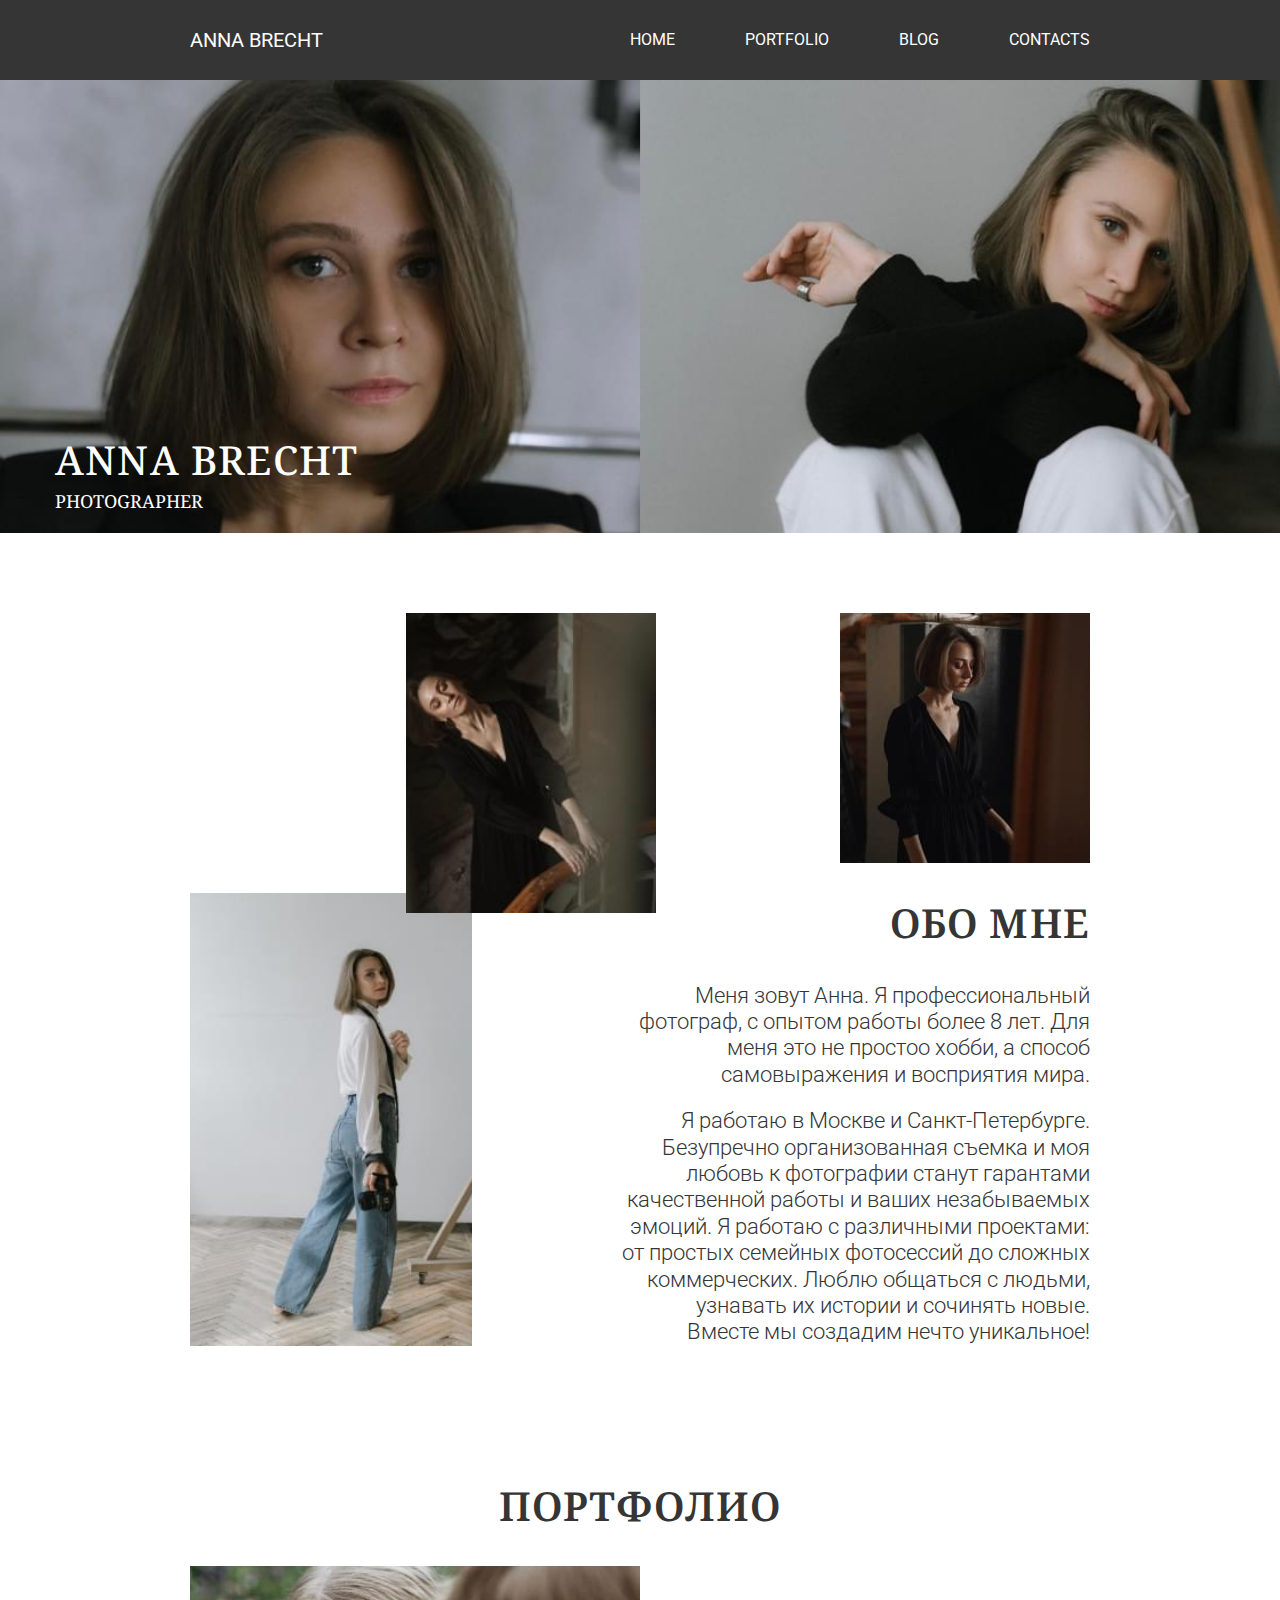
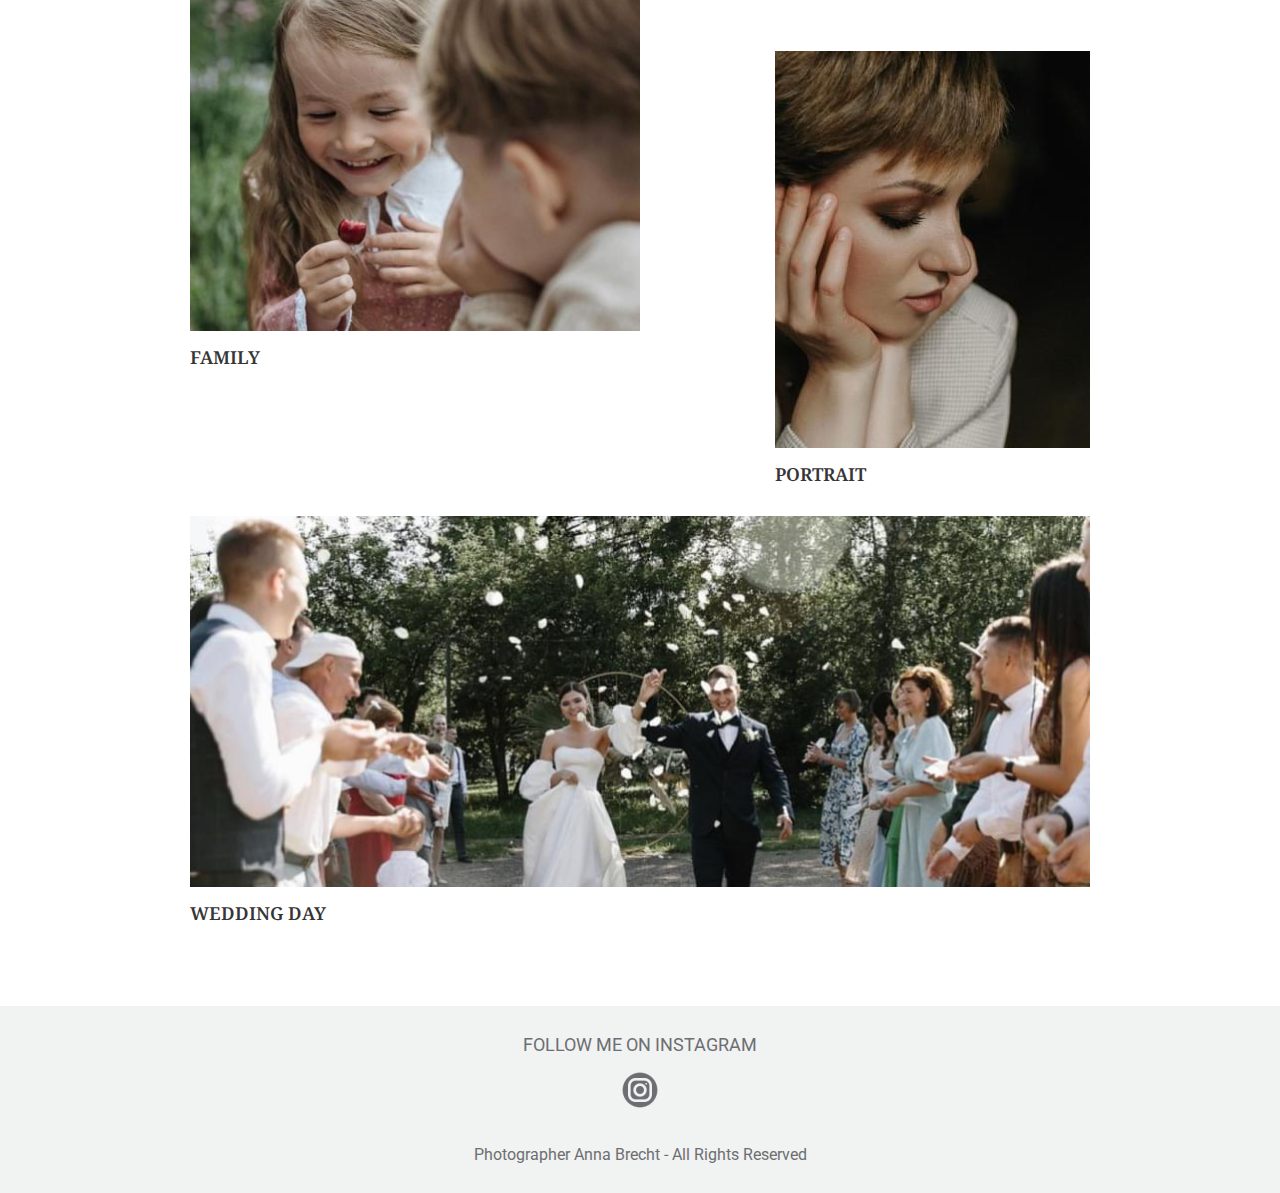
<file: index.html>
<!DOCTYPE html>
<html lang="ru">

<head>
	<title>Главная</title>
	<meta charset="UTF-8">
	<meta name="format-detection" content="telephone=no">
	<!-- <style>body{opacity: 0;}</style> -->
	<link rel="stylesheet" href="css/style.min.css?_v=20221012163832">
	<link rel="shortcut icon" href="favicon.ico">
	<!-- <meta name="robots" content="noindex, nofollow"> -->
	<meta name="viewport" content="width=device-width, initial-scale=1.0">
</head>

<body>
	<div class="wrapper">
		<header data-lp class="header">
			<div class="header__container">
				<div class="header__menu menu">
					<a href="index.html" class="header__logo">ANNA BRECHT</a>
					<nav class="menu__body">
						<ul class="menu__list">
							<li class="menu__item"><a href="index.html" class="menu__link">Home</a></li>
							<li class="menu__item">
								<a href="#" class="menu__link">Portfolio</a>
								<span class="menu__arrow"></span>
								<ul class="menu__sub-list">
									<li><a href="portrait.html" class="menu__sub-link">Portrait</a></li>
									<li><a href="family.html" class="menu__sub-link">Family</a></li>
									<li><a href="weeding-day.html" class="menu__sub-link">Wedding Day</a></li>
								</ul>
							</li>
							<li class="menu__item"><a href="blog.html" class="menu__link">Blog</a></li>
							<li class="menu__item"><a href="contact.html" class="menu__link">Contacts</a></li>

						</ul>
					</nav>
					<button type="button" class="menu__icon icon-menu"><span></span></button>
				</div>
			</div>
		</header>
		<div class="about">
			<div class="about__container">

				<div class="about__body">
					<div class="about__title">
						ANNA BRECHT
					</div>
					<div class="about__subtitle">
						PHOTOGRAPHER
					</div>
				</div>
			</div>
		</div>
		<div class="desc-about">
			<div class="desc-about__container">
				<div class="desc-about__images images">
					<div class="images__item"><img src="img/index/about/desc-about-1.jpg" alt=""></div>
					<div class="images__item"><img src="img/index/about/desc-about-2.jpg" alt=""></div>
				</div>
				<div class="desc-about__body">
					<div class="desc-about__img">
						<img src="img/index/about/desc-about-3.jpg" alt="">
					</div>
					<div class="desc-about__content">
						<div class="desc-about__title title">
							ОБО МНЕ
						</div>
						<div class="desc-about__text">
							<p>
								Меня зовут Анна. Я профессиональный фотограф, с опытом работы более 8 лет. Для меня это не простоо
								хобби,
								а
								способ
								самовыражения и восприятия мира.
							</p>

							<p>
								Я работаю в Москве и Санкт-Петербурге. Безупречно организованная съемка и моя любовь к фотографии
								станут
								гарантами
								качественной работы и ваших незабываемых эмоций. Я работаю с различными проектами: от простых семейных
								фотосессий до
								сложных коммерческих. Люблю общаться с людьми, узнавать их истории и сочинять новые. Вместе мы
								создадим
								нечто
								уникальное!
							</p>
						</div>
					</div>
				</div>
			</div>
		</div>
		<div class="about-portfolio">
			<div class="about-portfolio__container">
				<div class="about-portfolio__title title">ПОРТФОЛИО</div>
				<div class="about-portfolio__row">

					<div class="about-portfolio__column"><a href="">
							<div class="about-portfolio__img">
								<img src="img/index/about/FAMILY.jpg" alt="">
							</div>
							<div class="about-portfolio__subtitle">FAMILY</div>
						</a>
					</div>


					<div class="about-portfolio__column"><a href="">
							<div class="about-portfolio__img">
								<img src="img/index/about/PORTRAIT.jpg" alt="">
							</div>
							<div class="about-portfolio__subtitle">PORTRAIT</div>
						</a>
					</div>


					<div class="about-portfolio__column"><a href="">
							<div class="about-portfolio__img">
								<img src="img/index/about/WEDDING.jpg" alt="">
							</div>
							<div class="about-portfolio__subtitle">WEDDING DAY</div>
						</a>
					</div>

				</div>
			</div>
		</div>
		<main class="page">
		</main>
		<footer class="footer">
			<div class="footer__container">
				<div class="footer__slogan slogan">
					<div class="slogan__title">FOLLOW ME ON INSTAGRAM</div>
					<div class="slogan__social">
						<a href=""><img src="img/iconfonts/inst.png" alt=""></a>
					</div>
				</div>
				<div class="footer__link">
					<span>Photographer Anna Brecht - All Rights Reserved</span>
				</div>
			</div>
		</footer>
	</div>
	<!-- <div id="popup" aria-hidden="true" class="popup">
	<div class="popup__wrapper">
		<div class="popup__content">
			<button data-close type="button" class="popup__close">Закрыть</button>
			<div class="popup__text">
				Text
			</div>
		</div>
	</div>
</div> -->
	<script src="js/app.min.js?_v=20221012163832"></script>
</body>

</html>
</file>
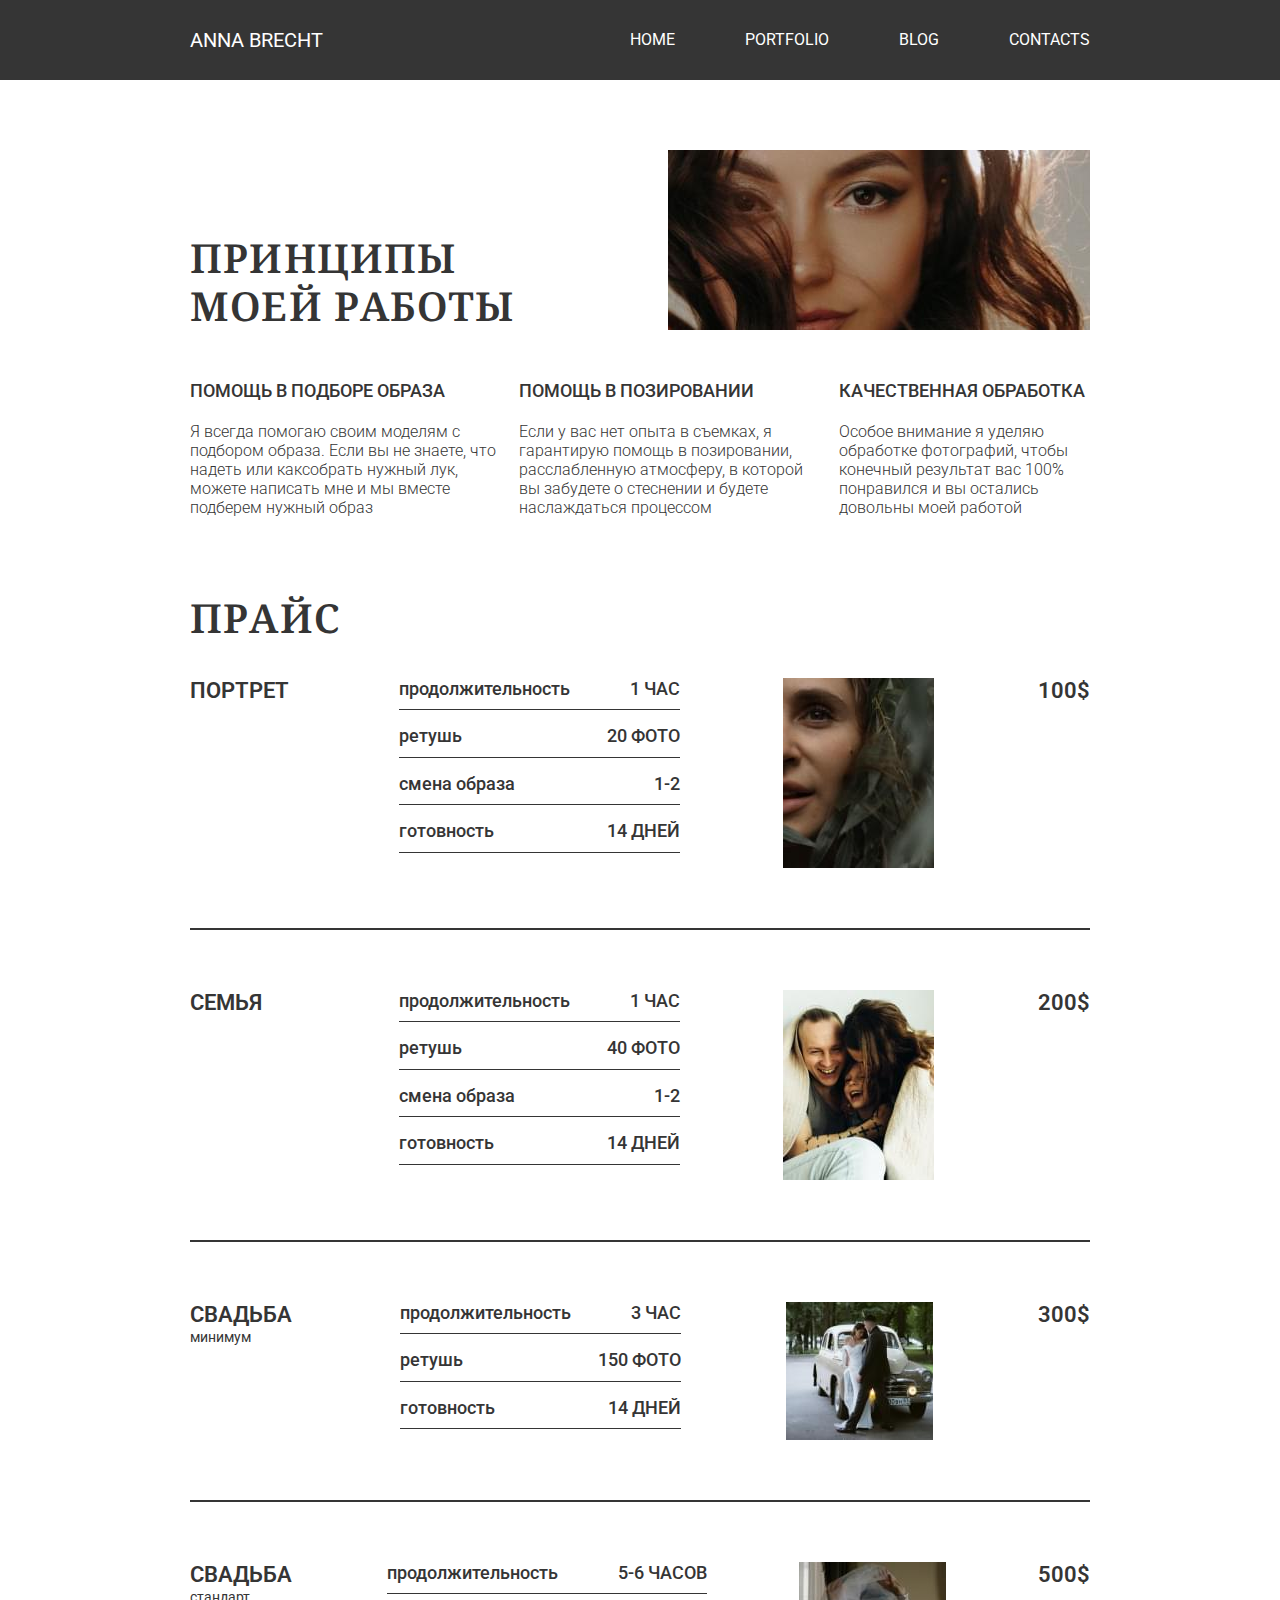
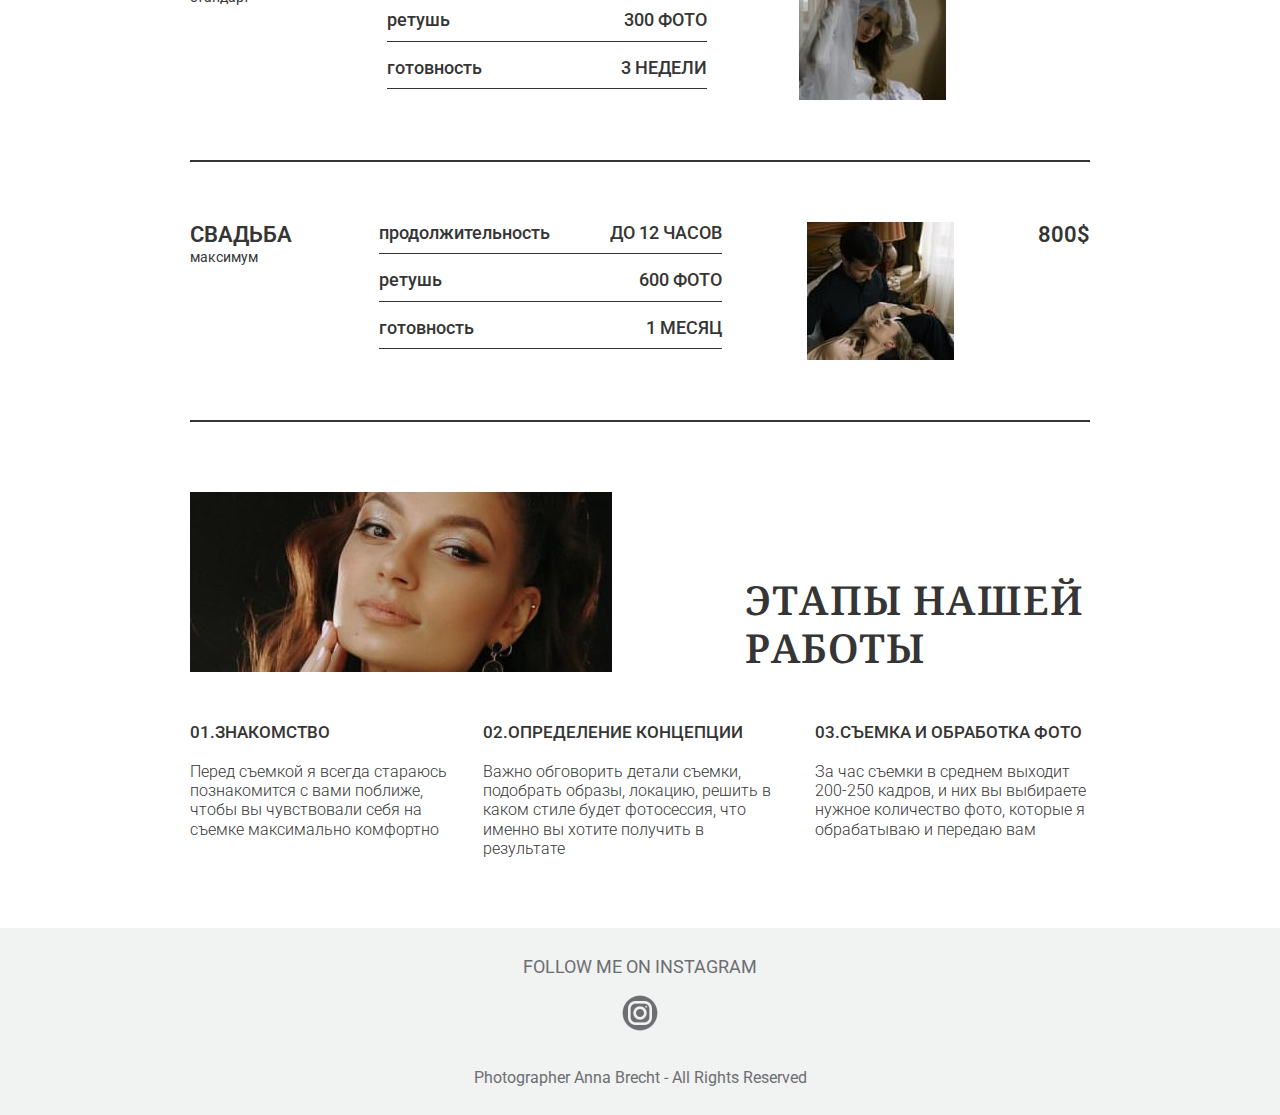
<file: blog.html>
<!DOCTYPE html>
<html lang="ru">

<head>
	<title>Главная</title>
	<meta charset="UTF-8">
	<meta name="format-detection" content="telephone=no">
	<!-- <style>body{opacity: 0;}</style> -->
	<link rel="stylesheet" href="css/style.min.css?_v=20221012163832">
	<link rel="shortcut icon" href="favicon.ico">
	<!-- <meta name="robots" content="noindex, nofollow"> -->
	<meta name="viewport" content="width=device-width, initial-scale=1.0">
</head>

<body>
	<div class="wrapper">
		<header data-lp class="header">
			<div class="header__container">
				<div class="header__menu menu">
					<a href="index.html" class="header__logo">ANNA BRECHT</a>
					<nav class="menu__body">
						<ul class="menu__list">
							<li class="menu__item"><a href="index.html" class="menu__link">Home</a></li>
							<li class="menu__item">
								<a href="#" class="menu__link">Portfolio</a>
								<span class="menu__arrow"></span>
								<ul class="menu__sub-list">
									<li><a href="portrait.html" class="menu__sub-link">Portrait</a></li>
									<li><a href="family.html" class="menu__sub-link">Family</a></li>
									<li><a href="weeding-day.html" class="menu__sub-link">Wedding Day</a></li>
								</ul>
							</li>
							<li class="menu__item"><a href="blog.html" class="menu__link">Blog</a></li>
							<li class="menu__item"><a href="contact.html" class="menu__link">Contacts</a></li>

						</ul>
					</nav>
					<button type="button" class="menu__icon icon-menu"><span></span></button>
				</div>
			</div>
		</header>
		<div class="work-desc">
			<div class="work-desc__container">
				<div class="work-desc__body">
					<div class="work-desc__title title">ПРИНЦИПЫ МОЕЙ РАБОТЫ</div>
					<div class="work-desc__img">
						<img src="img/blog/work-desc.jpg" alt="">
					</div>
				</div>
				<div class="work-desc__row">
					<div class="work-desc__item">
						<div class="work-desc__subtitle">
							ПОМОЩЬ В ПОДБОРЕ ОБРАЗА
						</div>
						<div class="work-desc__text">
							Я всегда помогаю своим моделям с подбором образа. Если вы не знаете, что надеть или каксобрать нужный
							лук, можете
							написать мне и мы вместе подберем нужный образ
						</div>
					</div>
					<div class="work-desc__item">
						<div class="work-desc__subtitle">
							ПОМОЩЬ В ПОЗИРОВАНИИ
						</div>
						<div class="work-desc__text">
							Если у вас нет опыта в съемках, я гарантирую помощь в позировании, расслабленную атмосферу, в которой вы
							забудете о
							стеснении и будете наслаждаться процессом
						</div>
					</div>
					<div class="work-desc__item">
						<div class="work-desc__subtitle">
							КАЧЕСТВЕННАЯ ОБРАБОТКА
						</div>
						<div class="work-desc__text">
							Особое внимание я уделяю обработке фотографий, чтобы конечный результат вас 100% понравился и вы остались
							довольны моей
							работой
						</div>
					</div>
				</div>
			</div>
		</div>
		<div class="about-price">
			<div class="about-price__container">
				<div class="about-price title title">ПРАЙС</div>
				<div class="about-price__row">
					<div class="about-price__column column">
						<div class="column__item">
							<a href="">
								<div class="column__title">
									ПОРТРЕТ
								</div>
							</a>
							<div class="column__desc">
								<div class="column__row">
									<div class="column__items">
										<div class="column__subtitle subtitle">продолжительность</div>
										<div class="column__desc">1 ЧАС</div>
									</div>
									<div class="column__items">
										<div class="column__subtitle subtitle">ретушь</div>
										<div class="column__desc">20 ФОТО</div>
									</div>
									<div class="column__items">
										<div class="column__subtitle subtitle">смена образа</div>
										<div class="column__desc">1-2</div>
									</div>
									<div class="column__items">
										<div class="column__subtitle subtitle">готовность</div>
										<div class="column__desc">14 ДНЕЙ</div>
									</div>
								</div>
							</div>
							<div class="column__img"><img src="img/blog/port.jpg" alt=""></div>
							<div class="column__price">100$</div>
						</div>
						<div class="column__item">
							<a href="">
								<div class="column__title">
									СЕМЬЯ
								</div>
							</a>
							<div class="column__desc">
								<div class="column__row">
									<div class="column__items">
										<div class="column__subtitle subtitle">продолжительность</div>
										<div class="column__desc">1 ЧАС</div>
									</div>
									<div class="column__items">
										<div class="column__subtitle subtitle">ретушь</div>
										<div class="column__desc">40 ФОТО</div>
									</div>
									<div class="column__items">
										<div class="column__subtitle subtitle">смена образа</div>
										<div class="column__desc">1-2</div>
									</div>
									<div class="column__items">
										<div class="column__subtitle subtitle">готовность</div>
										<div class="column__desc">14 ДНЕЙ</div>
									</div>
								</div>
							</div>
							<div class="column__img"><img src="img/blog/fam.jpg" alt=""></div>
							<div class="column__price">200$</div>
						</div>
						<div class="column__item">
							<a href="">
								<div class="column__slogan">
									<div class="column__title">
										СВАДЬБА
									</div>
									<div class="column__dop">
										минимум
									</div>
								</div>
							</a>
							<div class="column__desc">
								<div class="column__row">
									<div class="column__items">
										<div class="column__subtitle subtitle">продолжительность</div>
										<div class="column__desc">3 ЧАС</div>
									</div>
									<div class="column__items">
										<div class="column__subtitle subtitle">ретушь</div>
										<div class="column__desc">150 ФОТО</div>
									</div>
									<div class="column__items">
										<div class="column__subtitle subtitle">готовность</div>
										<div class="column__desc">14 ДНЕЙ</div>
									</div>
								</div>
							</div>
							<div class="column__img"><img src="img/blog/wed-min.jpg" alt=""></div>
							<div class="column__price">300$</div>
						</div>
						<div class="column__item">
							<a href="">
								<div class="column__slogan">
									<div class="column__title">
										СВАДЬБА
									</div>
									<div class="column__dop">
										стандарт
									</div>
								</div>
							</a>
							<div class="column__desc">
								<div class="column__row">
									<div class="column__items">
										<div class="column__subtitle subtitle">продолжительность</div>
										<div class="column__desc">5-6 ЧАСОВ</div>
									</div>
									<div class="column__items">
										<div class="column__subtitle subtitle">ретушь</div>
										<div class="column__desc">300 ФОТО</div>
									</div>
									<div class="column__items">
										<div class="column__subtitle subtitle">готовность</div>
										<div class="column__desc">3 НЕДЕЛИ</div>
									</div>
								</div>
							</div>
							<div class="column__img"><img src="img/blog/wed-st.jpg" alt=""></div>
							<div class="column__price">500$</div>
						</div>
						<div class="column__item">
							<a href="">
								<div class="column__slogan">
									<div class="column__title">
										СВАДЬБА
									</div>
									<div class="column__dop">
										максимум
									</div>
								</div>
							</a>
							<div class="column__desc">
								<div class="column__row">
									<div class="column__items">
										<div class="column__subtitle subtitle">продолжительность</div>
										<div class="column__desc">ДО 12 ЧАСОВ</div>
									</div>
									<div class="column__items">
										<div class="column__subtitle subtitle">ретушь</div>
										<div class="column__desc">600 ФОТО</div>
									</div>
									<div class="column__items">
										<div class="column__subtitle subtitle">готовность</div>
										<div class="column__desc">1 МЕСЯЦ</div>
									</div>
								</div>
							</div>
							<div class="column__img"><img src="img/blog/wed-max.jpg" alt=""></div>
							<div class="column__price">800$</div>
						</div>
					</div>
				</div>
			</div>
		</div>
		<div class="stages">
			<div class="stages__container">
				<div class="stages__body">
					<div class="stages__img">
						<img src="img/blog/stages.jpg" alt="">
					</div>
					<div class="stages__title title">ЭТАПЫ
						НАШЕЙ РАБОТЫ</div>
				</div>
				<div class="stages__row">
					<div class="stages__item">
						<div class="stages__subtitle subtitle">01.ЗНАКОМСТВО</div>
						<div class="stages__text">
							Перед съемкой я всегда стараюсь познакомится с вами поближе, чтобы вы чувствовали себя на съемке
							максимально комфортно
						</div>
					</div>
					<div class="stages__item">
						<div class="stages__subtitle subtitle">02.ОПРЕДЕЛЕНИЕ КОНЦЕПЦИИ</div>
						<div class="stages__text">
							Важно обговорить детали съемки, подобрать образы, локацию, решить в каком стиле будет фотосессия, что
							именно вы хотите
							получить в результате
						</div>
					</div>
					<div class="stages__item">
						<div class="stages__subtitle subtitle">03.СЪЕМКА И ОБРАБОТКА ФОТО</div>
						<div class="stages__text">
							За час съемки в среднем выходит 200-250 кадров, и них вы выбираете нужное количество фото, которые я
							обрабатываю и
							передаю вам
						</div>
					</div>
				</div>
			</div>
		</div>
		<main class="page">
		</main>
		<footer class="footer">
			<div class="footer__container">
				<div class="footer__slogan slogan">
					<div class="slogan__title">FOLLOW ME ON INSTAGRAM</div>
					<div class="slogan__social">
						<a href=""><img src="img/iconfonts/inst.png" alt=""></a>
					</div>
				</div>
				<div class="footer__link">
					<span>Photographer Anna Brecht - All Rights Reserved</span>
				</div>
			</div>
		</footer>
	</div>
	<!-- <div id="popup" aria-hidden="true" class="popup">
	<div class="popup__wrapper">
		<div class="popup__content">
			<button data-close type="button" class="popup__close">Закрыть</button>
			<div class="popup__text">
				Text
			</div>
		</div>
	</div>
</div> -->
	<script src="js/app.min.js?_v=20221012163832"></script>
</body>

</html>
</file>
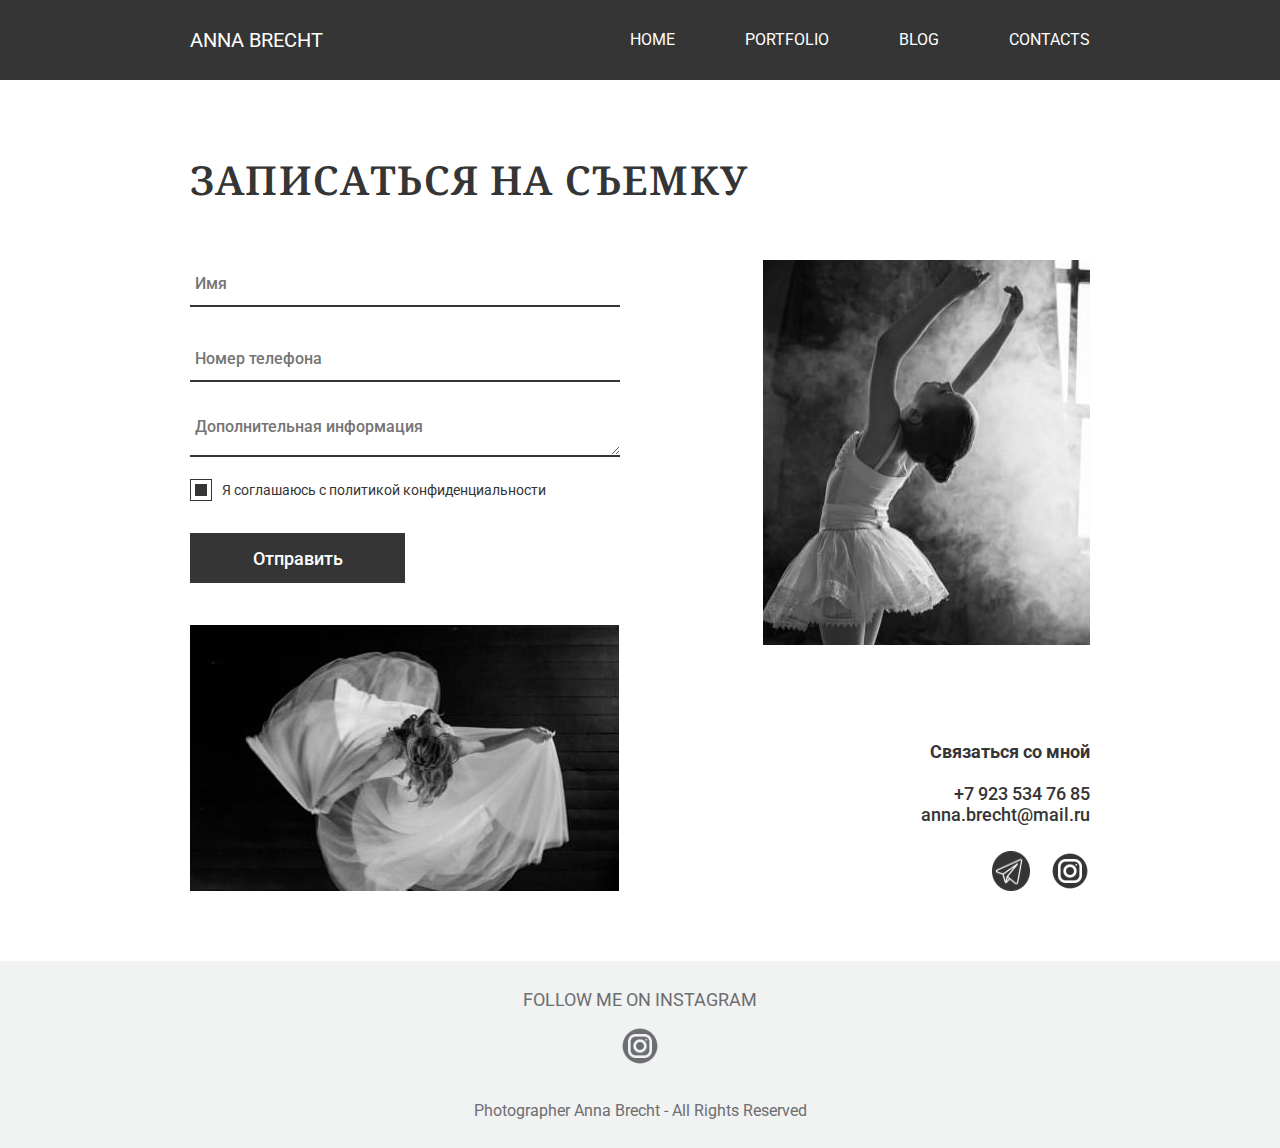
<file: contact.html>
<!DOCTYPE html>
<html lang="ru">

<head>
	<title>Главная</title>
	<meta charset="UTF-8">
	<meta name="format-detection" content="telephone=no">
	<!-- <style>body{opacity: 0;}</style> -->
	<link rel="stylesheet" href="css/style.min.css?_v=20221012163832">
	<link rel="shortcut icon" href="favicon.ico">
	<!-- <meta name="robots" content="noindex, nofollow"> -->
	<meta name="viewport" content="width=device-width, initial-scale=1.0">
</head>

<body>
	<div class="wrapper">
		<header data-lp class="header">
			<div class="header__container">
				<div class="header__menu menu">
					<a href="index.html" class="header__logo">ANNA BRECHT</a>
					<nav class="menu__body">
						<ul class="menu__list">
							<li class="menu__item"><a href="index.html" class="menu__link">Home</a></li>
							<li class="menu__item">
								<a href="#" class="menu__link">Portfolio</a>
								<span class="menu__arrow"></span>
								<ul class="menu__sub-list">
									<li><a href="portrait.html" class="menu__sub-link">Portrait</a></li>
									<li><a href="family.html" class="menu__sub-link">Family</a></li>
									<li><a href="weeding-day.html" class="menu__sub-link">Wedding Day</a></li>
								</ul>
							</li>
							<li class="menu__item"><a href="blog.html" class="menu__link">Blog</a></li>
							<li class="menu__item"><a href="contact.html" class="menu__link">Contacts</a></li>

						</ul>
					</nav>
					<button type="button" class="menu__icon icon-menu"><span></span></button>
				</div>
			</div>
		</header>
		<div class="contact">
			<div class="contact__container">
				<div class="contact__title title">ЗАПИСАТЬСЯ НА СЪЕМКУ</div>
				<div class="contact__body">
					<div class="contact__form">
						<div class="form">

							<form id="form" class="form__body">

								<div class="form__item">
									<label for="formName" class="form__label"></label>
									<input id="formName" type="text" placeholder="Имя" name="name" class="form__input _req">
								</div>
								<div class="form__item">
									<label for="formEmail" class="form__label"></label>
									<input id="formEmail" type="text" placeholder="Номер телефона" name="email" class="form__input _req _email">
								</div>
								<div class="form__item">
									<label for="formMessage" class="form__label"></label>
									<textarea name="message" placeholder="Дополнительная информация" id="formMessage" class="form__input"></textarea>
								</div>
								<div class="form__item">
									<div class="checkbox">
										<input id="formAgreemet" checked class="checkbox__input _req" name="agreemet" type="checkbox">
										<label for="formAgreemet" class="checkbox__label"><span>Я соглашаюсь с политикой
												конфиденциальности</span></label>
									</div>
								</div>
								<button type="submit" class="form__button">Отправить</button>
							</form>
						</div>
					</div>
					<div class="contact__img"><img src="img/contact/contact-1.jpg" alt=""></div>
				</div>
				<div class="contact__row">
					<div class="contact__img"><img src="img/contact/contact-2.jpg" alt=""></div>
					<div class="contact__info">
						<div class="contact__subtitle">
							Связаться со мной
						</div>
						<div class="contact__desc">
							<div class="contact__numb">+7 923 534 76 85</div>
							<div class="contact__mail">anna.brecht@mail.ru</div>
							<div class="contact__social">
								<img src="img/contact/tg.png" alt="">
								<img src="img/contact/inst.png" alt="">
							</div>
						</div>
					</div>
				</div>
			</div>
		</div>
		<main class="page">
		</main>
		<footer class="footer">
			<div class="footer__container">
				<div class="footer__slogan slogan">
					<div class="slogan__title">FOLLOW ME ON INSTAGRAM</div>
					<div class="slogan__social">
						<a href=""><img src="img/iconfonts/inst.png" alt=""></a>
					</div>
				</div>
				<div class="footer__link">
					<span>Photographer Anna Brecht - All Rights Reserved</span>
				</div>
			</div>
		</footer>
	</div>
	<!-- <div id="popup" aria-hidden="true" class="popup">
	<div class="popup__wrapper">
		<div class="popup__content">
			<button data-close type="button" class="popup__close">Закрыть</button>
			<div class="popup__text">
				Text
			</div>
		</div>
	</div>
</div> -->
	<script src="js/app.min.js?_v=20221012163832"></script>
</body>

</html>
</file>
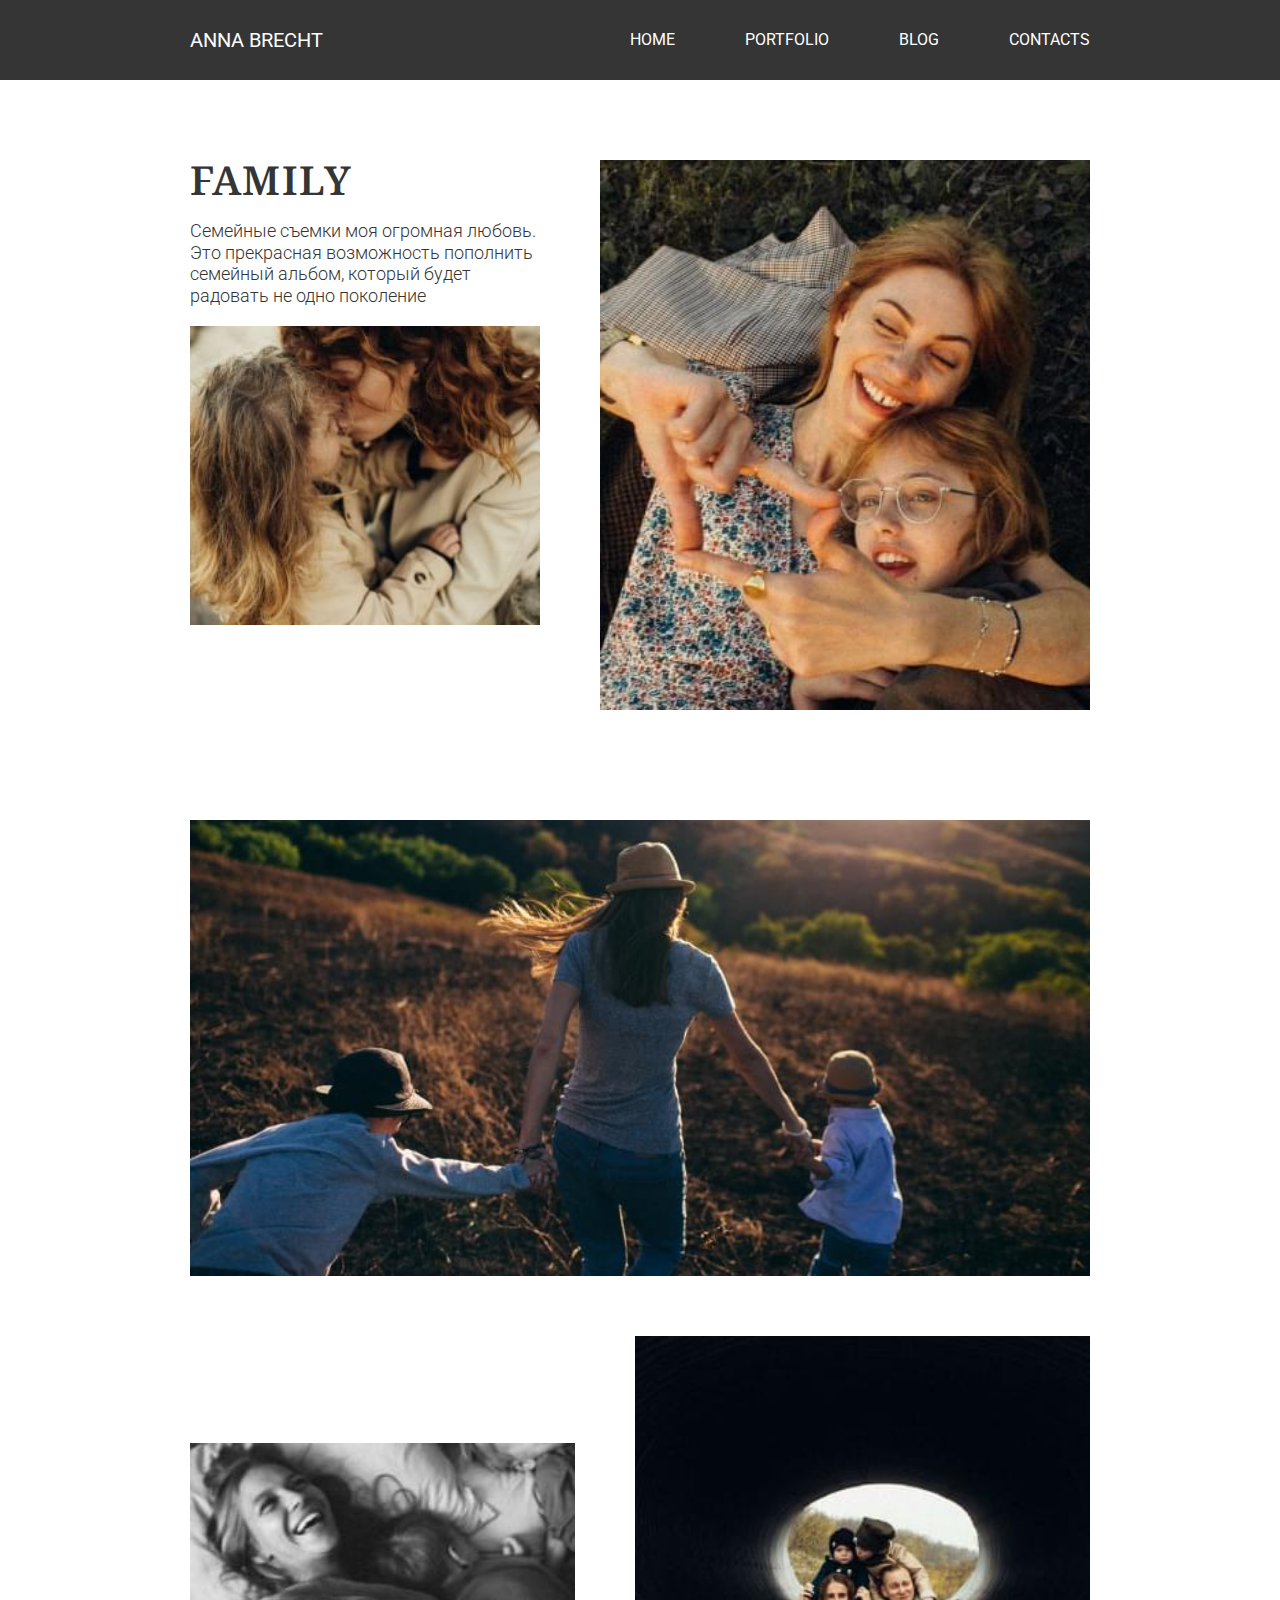
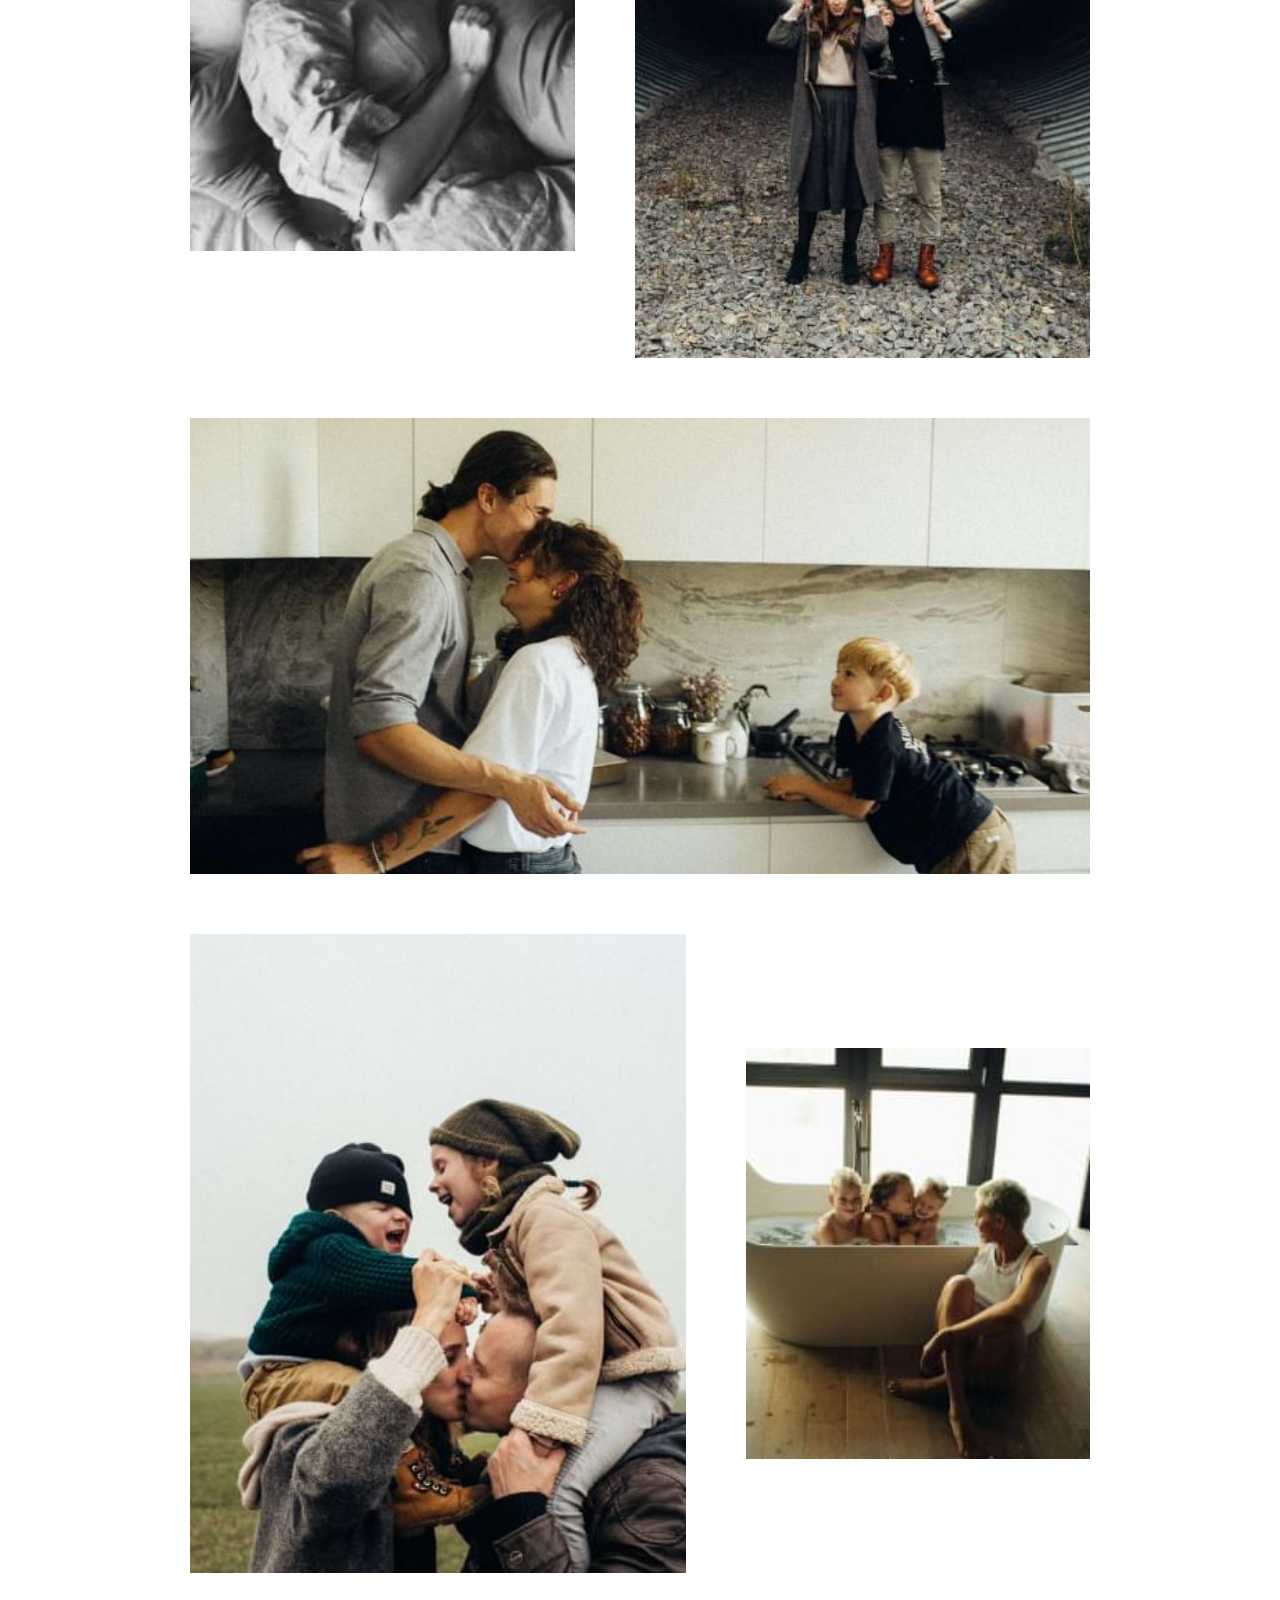
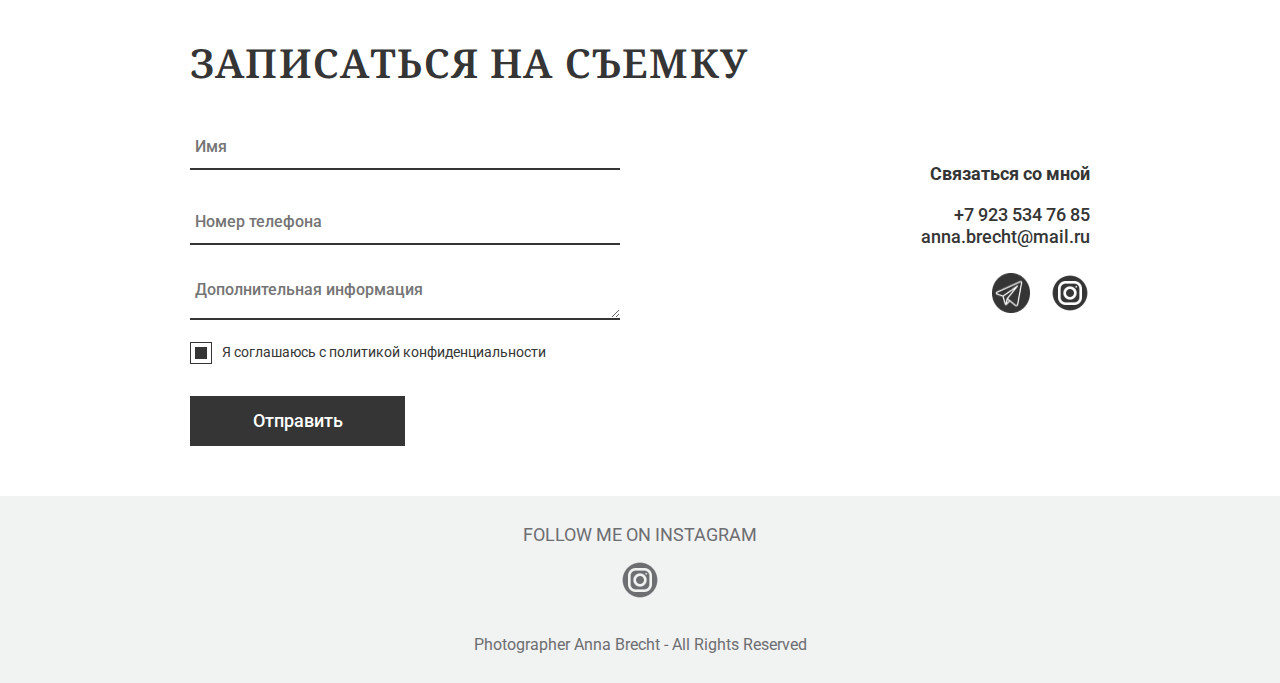
<file: family.html>
<!DOCTYPE html>
<html lang="ru">

<head>
	<title>Главная</title>
	<meta charset="UTF-8">
	<meta name="format-detection" content="telephone=no">
	<!-- <style>body{opacity: 0;}</style> -->
	<link rel="stylesheet" href="css/style.min.css?_v=20221012163832">
	<link rel="shortcut icon" href="favicon.ico">
	<!-- <meta name="robots" content="noindex, nofollow"> -->
	<meta name="viewport" content="width=device-width, initial-scale=1.0">
</head>

<body>
	<div class="wrapper">
		<header data-lp class="header">
			<div class="header__container">
				<div class="header__menu menu">
					<a href="index.html" class="header__logo">ANNA BRECHT</a>
					<nav class="menu__body">
						<ul class="menu__list">
							<li class="menu__item"><a href="index.html" class="menu__link">Home</a></li>
							<li class="menu__item">
								<a href="#" class="menu__link">Portfolio</a>
								<span class="menu__arrow"></span>
								<ul class="menu__sub-list">
									<li><a href="portrait.html" class="menu__sub-link">Portrait</a></li>
									<li><a href="family.html" class="menu__sub-link">Family</a></li>
									<li><a href="weeding-day.html" class="menu__sub-link">Wedding Day</a></li>
								</ul>
							</li>
							<li class="menu__item"><a href="blog.html" class="menu__link">Blog</a></li>
							<li class="menu__item"><a href="contact.html" class="menu__link">Contacts</a></li>

						</ul>
					</nav>
					<button type="button" class="menu__icon icon-menu"><span></span></button>
				</div>
			</div>
		</header>
		<div class="family">
			<div class="family__container">
				<div class="family__row">
					<div class="family__column column-portfolio">
						<div class="column-portfolio__body">
							<div class="column-portfolio__content">
								<div class="column-portfolio__title title">
									FAMILY
								</div>
								<div class="column-portfolio__text text">
									<p>
										Семейные съемки моя огромная любовь. Это прекрасная возможность пополнить семейный альбом,
										который будет радовать не
										одно поколение
									</p>
								</div>
								<div class="column-portfolio__img">
									<img src="img/family/family-1.jpg" alt="">
								</div>
							</div>
							<div class="column-portfolio__img">
								<img src="img/family/family-2.jpg" alt="">
							</div>
						</div>

					</div>
					<div class="potrait__column column-portfolio">
						<div class="column-portfolio__img">
							<img src="img/family/family-3.jpg" alt="">
						</div>
					</div>
					<div class="potrait__column column-portfolio">
						<div class="column-portfolio__img">
							<img src="img/family/family-4.jpg" alt="">
						</div>
						<div class="column-portfolio__img">
							<img src="img/family/family-5.jpg" alt="">
						</div>
					</div>
					<div class="potrait__column column-portfolio">
						<div class="column-portfolio__img">
							<img src="img/family/family-6.jpg" alt="">
						</div>
					</div>
					<div class="potrait__column column-portfolio">
						<div class="column-portfolio__img">
							<img src="img/family/family-7.jpg" alt="">
						</div>
						<div class="column-portfolio__img">
							<img src="img/family/family-8.jpg" alt="">
						</div>
					</div>
				</div>
				<div class="family__form">
					<div class="family__form__title title">ЗАПИСАТЬСЯ НА СЪЕМКУ</div>
					<div class="form">

						<form id="form" class="form__body">

							<div class="form__item">
								<label for="formName" class="form__label"></label>
								<input id="formName" type="text" placeholder="Имя" name="name" class="form__input _req">
							</div>
							<div class="form__item">
								<label for="formEmail" class="form__label"></label>
								<input id="formEmail" type="text" placeholder="Номер телефона" name="email" class="form__input _req _email">
							</div>
							<div class="form__item">
								<label for="formMessage" class="form__label"></label>
								<textarea name="message" placeholder="Дополнительная информация" id="formMessage" class="form__input"></textarea>
							</div>
							<div class="form__item">
								<div class="checkbox">
									<input id="formAgreemet" checked class="checkbox__input _req" name="agreemet" type="checkbox">
									<label for="formAgreemet" class="checkbox__label"><span>Я соглашаюсь с политикой
											конфиденциальности</span></label>
								</div>
							</div>
							<button type="submit" class="form__button">Отправить</button>
						</form>
						<div class="contact__info">
							<div class="contact__subtitle">
								Связаться со мной
							</div>
							<div class="contact__desc">
								<div class="contact__numb">+7 923 534 76 85</div>
								<div class="contact__mail">anna.brecht@mail.ru</div>
								<div class="contact__social">
									<img src="img/contact/tg.png" alt="">
									<img src="img/contact/inst.png" alt="">
								</div>
							</div>
						</div>
					</div>
				</div>

			</div>
		</div>
		<main class="page">
		</main>
		<footer class="footer">
			<div class="footer__container">
				<div class="footer__slogan slogan">
					<div class="slogan__title">FOLLOW ME ON INSTAGRAM</div>
					<div class="slogan__social">
						<a href=""><img src="img/iconfonts/inst.png" alt=""></a>
					</div>
				</div>
				<div class="footer__link">
					<span>Photographer Anna Brecht - All Rights Reserved</span>
				</div>
			</div>
		</footer>
	</div>
	<!-- <div id="popup" aria-hidden="true" class="popup">
	<div class="popup__wrapper">
		<div class="popup__content">
			<button data-close type="button" class="popup__close">Закрыть</button>
			<div class="popup__text">
				Text
			</div>
		</div>
	</div>
</div> -->
	<script src="js/app.min.js?_v=20221012163832"></script>
</body>

</html>
</file>
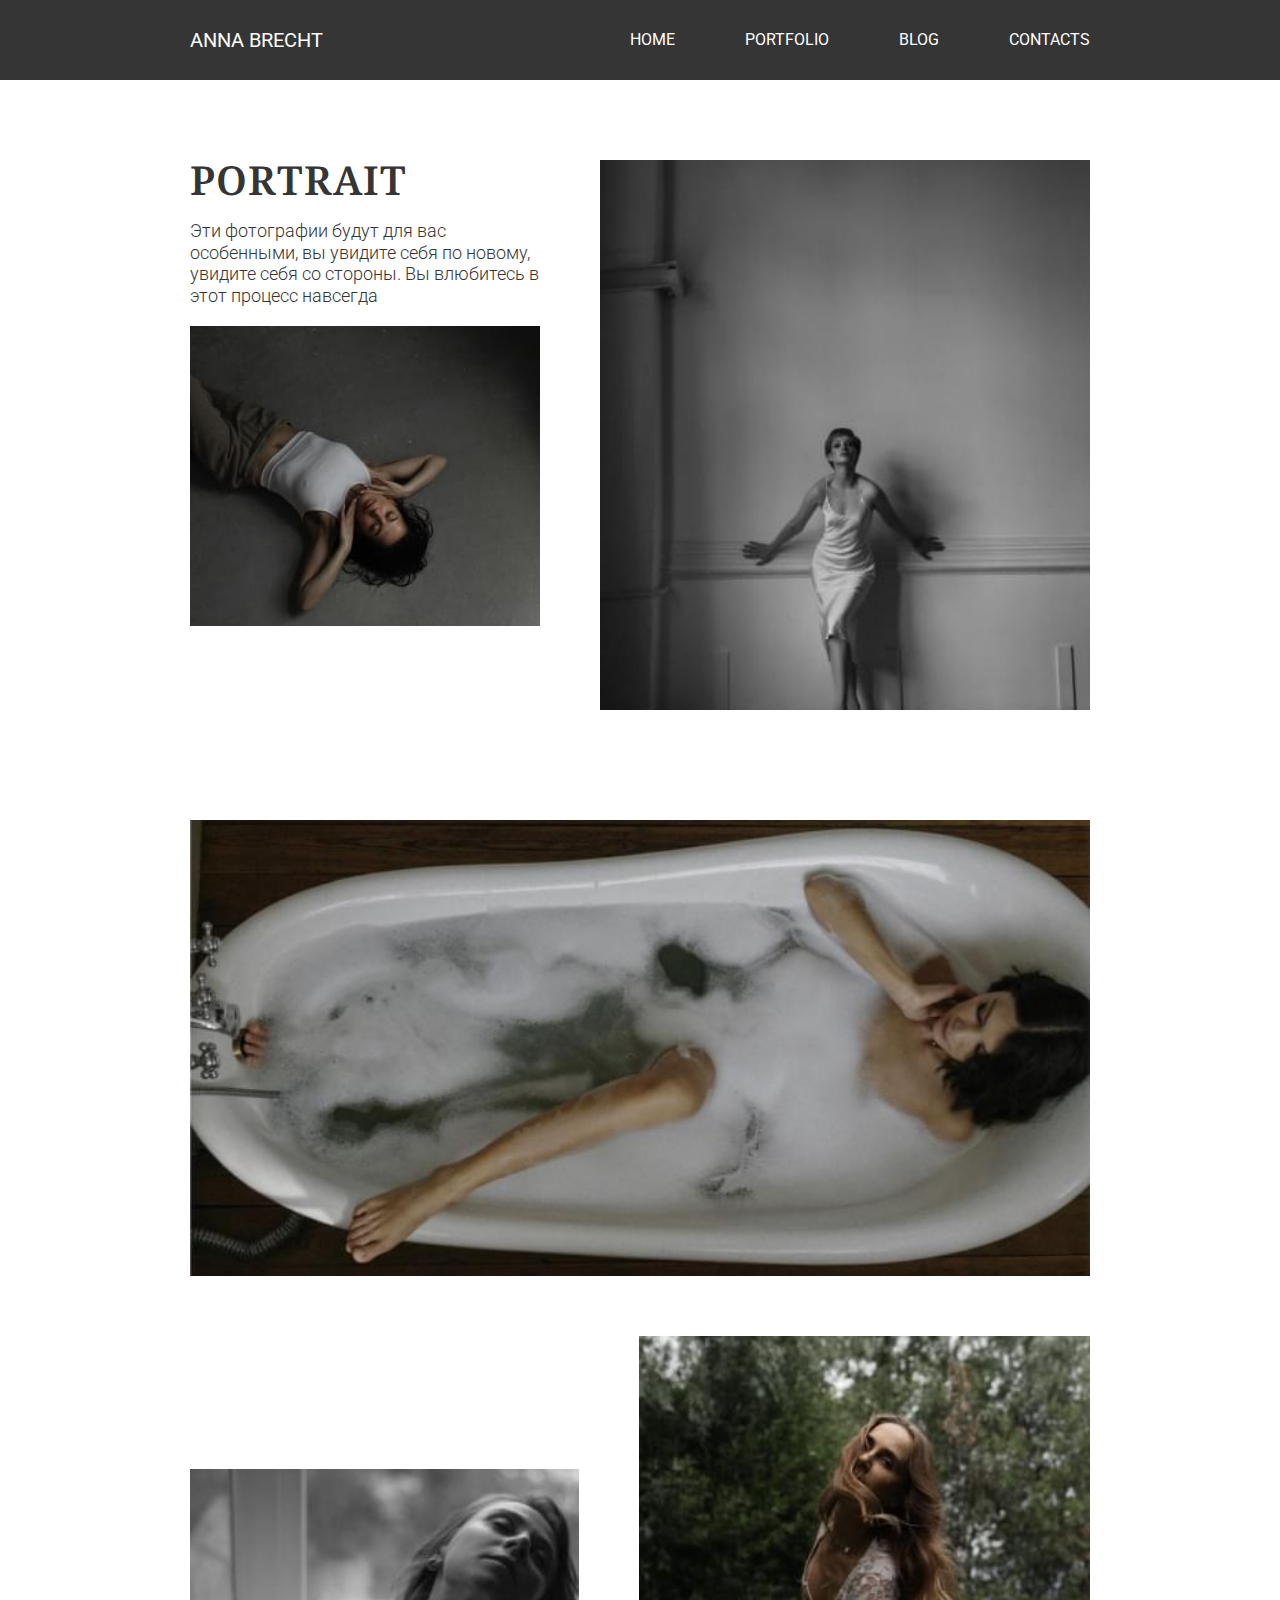
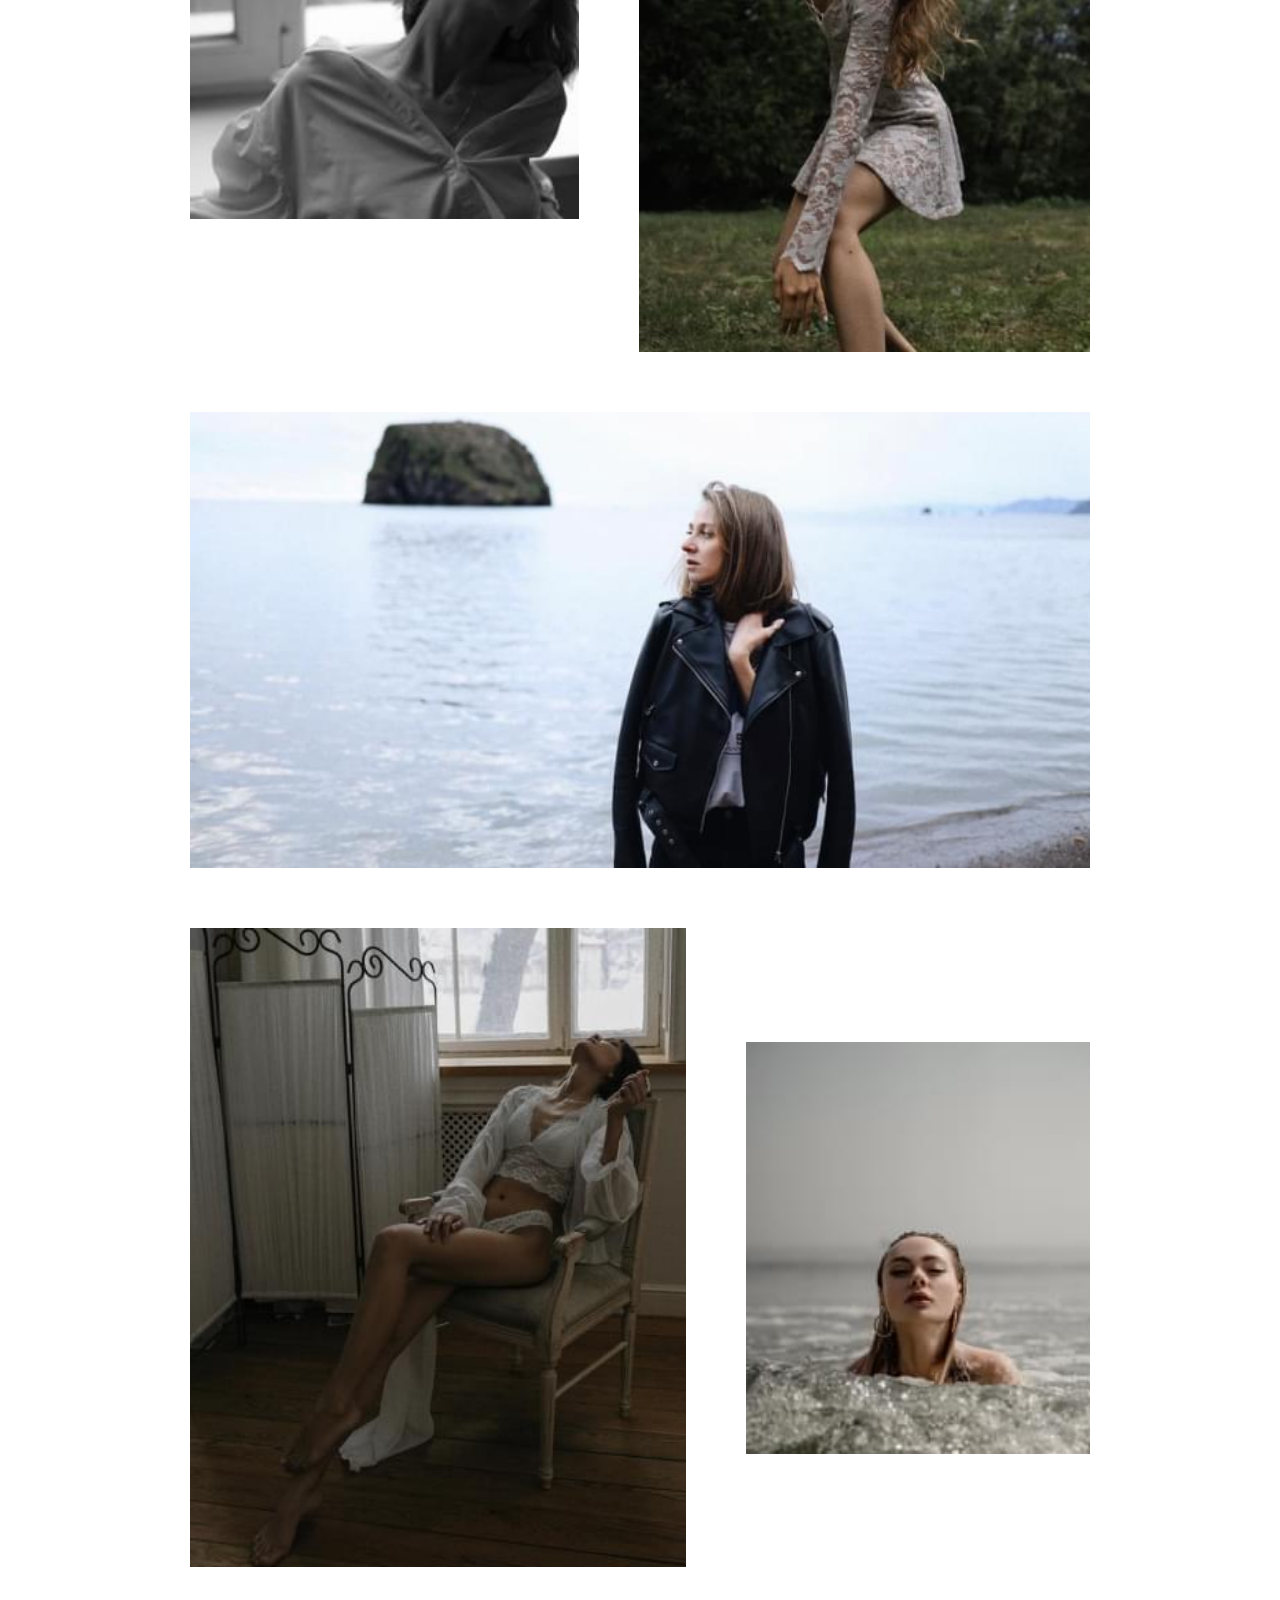
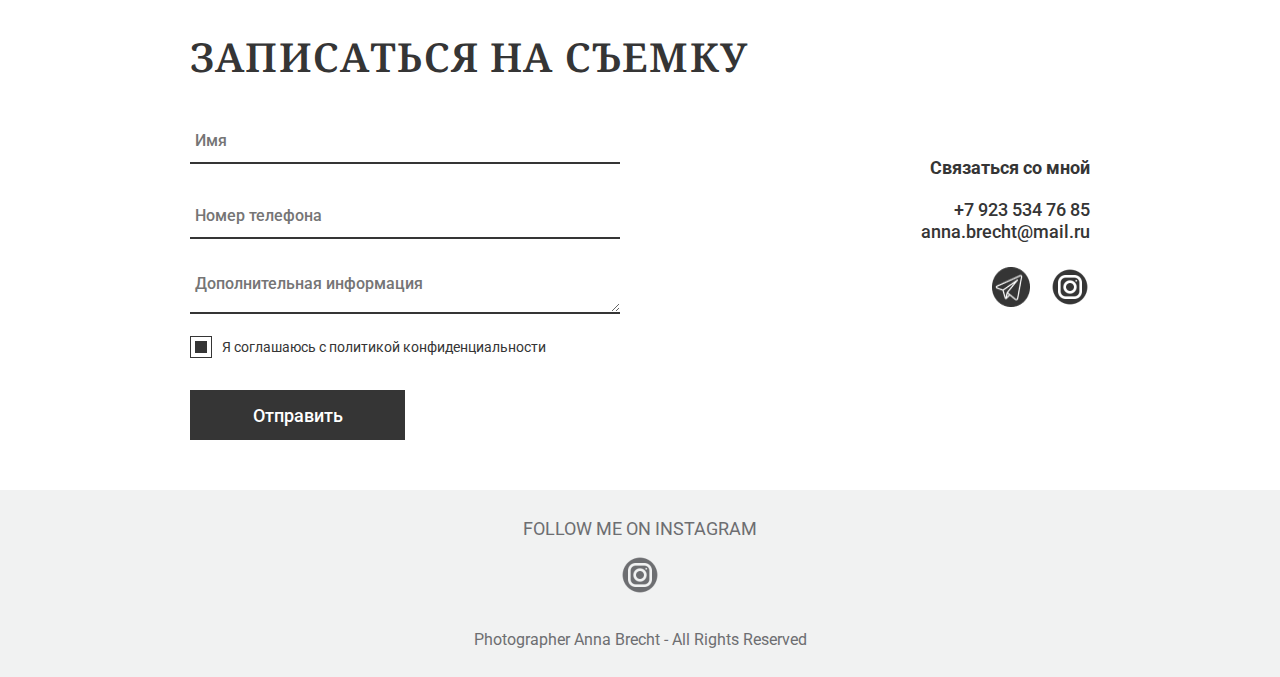
<file: portrait.html>
<!DOCTYPE html>
<html lang="ru">

<head>
	<title>Главная</title>
	<meta charset="UTF-8">
	<meta name="format-detection" content="telephone=no">
	<!-- <style>body{opacity: 0;}</style> -->
	<link rel="stylesheet" href="css/style.min.css?_v=20221012163832">
	<link rel="shortcut icon" href="favicon.ico">
	<!-- <meta name="robots" content="noindex, nofollow"> -->
	<meta name="viewport" content="width=device-width, initial-scale=1.0">
</head>

<body>
	<div class="wrapper">
		<header data-lp class="header">
			<div class="header__container">
				<div class="header__menu menu">
					<a href="index.html" class="header__logo">ANNA BRECHT</a>
					<nav class="menu__body">
						<ul class="menu__list">
							<li class="menu__item"><a href="index.html" class="menu__link">Home</a></li>
							<li class="menu__item">
								<a href="#" class="menu__link">Portfolio</a>
								<span class="menu__arrow"></span>
								<ul class="menu__sub-list">
									<li><a href="portrait.html" class="menu__sub-link">Portrait</a></li>
									<li><a href="family.html" class="menu__sub-link">Family</a></li>
									<li><a href="weeding-day.html" class="menu__sub-link">Wedding Day</a></li>
								</ul>
							</li>
							<li class="menu__item"><a href="blog.html" class="menu__link">Blog</a></li>
							<li class="menu__item"><a href="contact.html" class="menu__link">Contacts</a></li>

						</ul>
					</nav>
					<button type="button" class="menu__icon icon-menu"><span></span></button>
				</div>
			</div>
		</header>
		<div class="portrait">
			<div class="portrait__container">
				<div class="portrait__row">
					<div class="portrait__column column-portfolio">
						<div class="column-portfolio__body">
							<div class="column-portfolio__content">
								<div class="column-portfolio__title title">
									PORTRAIT
								</div>
								<div class="column-portfolio__text text">
									<p>
										Эти фотографии будут для вас особенными, вы увидите себя по новому, увидите себя со стороны. Вы
										влюбитесь в этот процесс
										навсегда
									</p>
								</div>
								<div class="column-portfolio__img">
									<img src="img/portrait/portrait-1.jpg" alt="">
								</div>
							</div>
							<div class="column-portfolio__img">
								<img src="img/portrait/portrait-2.jpg" alt="">
							</div>
						</div>

					</div>
					<div class="potrait__column column-portfolio">
						<div class="column-portfolio__img">
							<img src="img/portrait/portrait-3.jpg" alt="">
						</div>
					</div>
					<div class="potrait__column column-portfolio">
						<div class="column-portfolio__img">
							<img src="img/portrait/portrait-4.jpg" alt="">
						</div>
						<div class="column-portfolio__img">
							<img src="img/portrait/portrait-5.jpg" alt="">
						</div>
					</div>
					<div class="potrait__column column-portfolio">
						<div class="column-portfolio__img">
							<img src="img/portrait/portrait-6.jpg" alt="">
						</div>
					</div>
					<div class="potrait__column column-portfolio">
						<div class="column-portfolio__img">
							<img src="img/portrait/portrait-7.jpg" alt="">
						</div>
						<div class="column-portfolio__img">
							<img src="img/portrait/portrait-8.jpg" alt="">
						</div>
					</div>
				</div>
				<div class="portrait__form">
					<div class="portrait__form__title title">ЗАПИСАТЬСЯ НА СЪЕМКУ</div>
					<div class="form">

						<form id="form" class="form__body">

							<div class="form__item">
								<label for="formName" class="form__label"></label>
								<input id="formName" type="text" placeholder="Имя" name="name" class="form__input _req">
							</div>
							<div class="form__item">
								<label for="formEmail" class="form__label"></label>
								<input id="formEmail" type="text" placeholder="Номер телефона" name="email" class="form__input _req _email">
							</div>
							<div class="form__item">
								<label for="formMessage" class="form__label"></label>
								<textarea name="message" placeholder="Дополнительная информация" id="formMessage" class="form__input"></textarea>
							</div>
							<div class="form__item">
								<div class="checkbox">
									<input id="formAgreemet" checked class="checkbox__input _req" name="agreemet" type="checkbox">
									<label for="formAgreemet" class="checkbox__label"><span>Я соглашаюсь с политикой
											конфиденциальности</span></label>
								</div>
							</div>
							<button type="submit" class="form__button">Отправить</button>
						</form>
						<div class="contact__info">
							<div class="contact__subtitle">
								Связаться со мной
							</div>
							<div class="contact__desc">
								<div class="contact__numb">+7 923 534 76 85</div>
								<div class="contact__mail">anna.brecht@mail.ru</div>
								<div class="contact__social">
									<img src="img/contact/tg.png" alt="">
									<img src="img/contact/inst.png" alt="">
								</div>
							</div>
						</div>
					</div>
				</div>

			</div>
		</div>
		<main class="page">
		</main>
		<footer class="footer">
			<div class="footer__container">
				<div class="footer__slogan slogan">
					<div class="slogan__title">FOLLOW ME ON INSTAGRAM</div>
					<div class="slogan__social">
						<a href=""><img src="img/iconfonts/inst.png" alt=""></a>
					</div>
				</div>
				<div class="footer__link">
					<span>Photographer Anna Brecht - All Rights Reserved</span>
				</div>
			</div>
		</footer>
	</div>
	<!-- <div id="popup" aria-hidden="true" class="popup">
	<div class="popup__wrapper">
		<div class="popup__content">
			<button data-close type="button" class="popup__close">Закрыть</button>
			<div class="popup__text">
				Text
			</div>
		</div>
	</div>
</div> -->
	<script src="js/app.min.js?_v=20221012163832"></script>
</body>

</html>
</file>
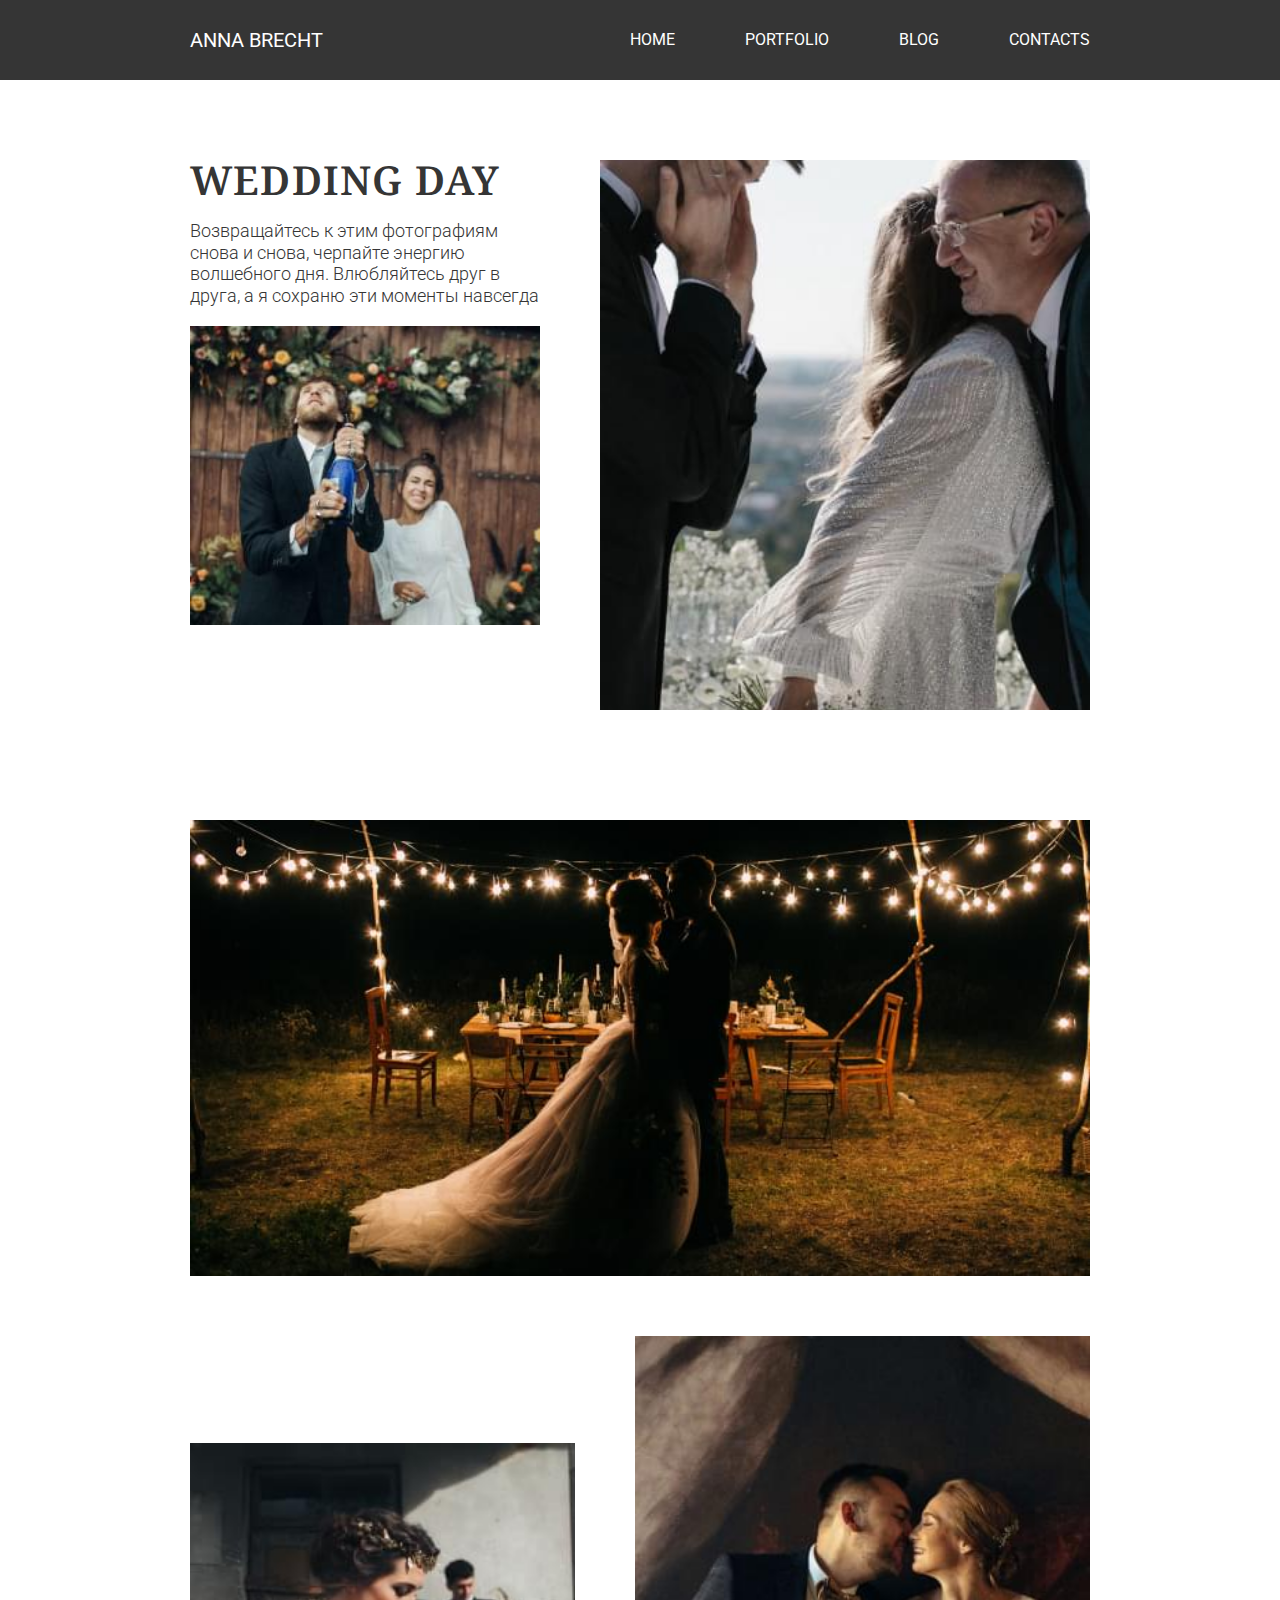
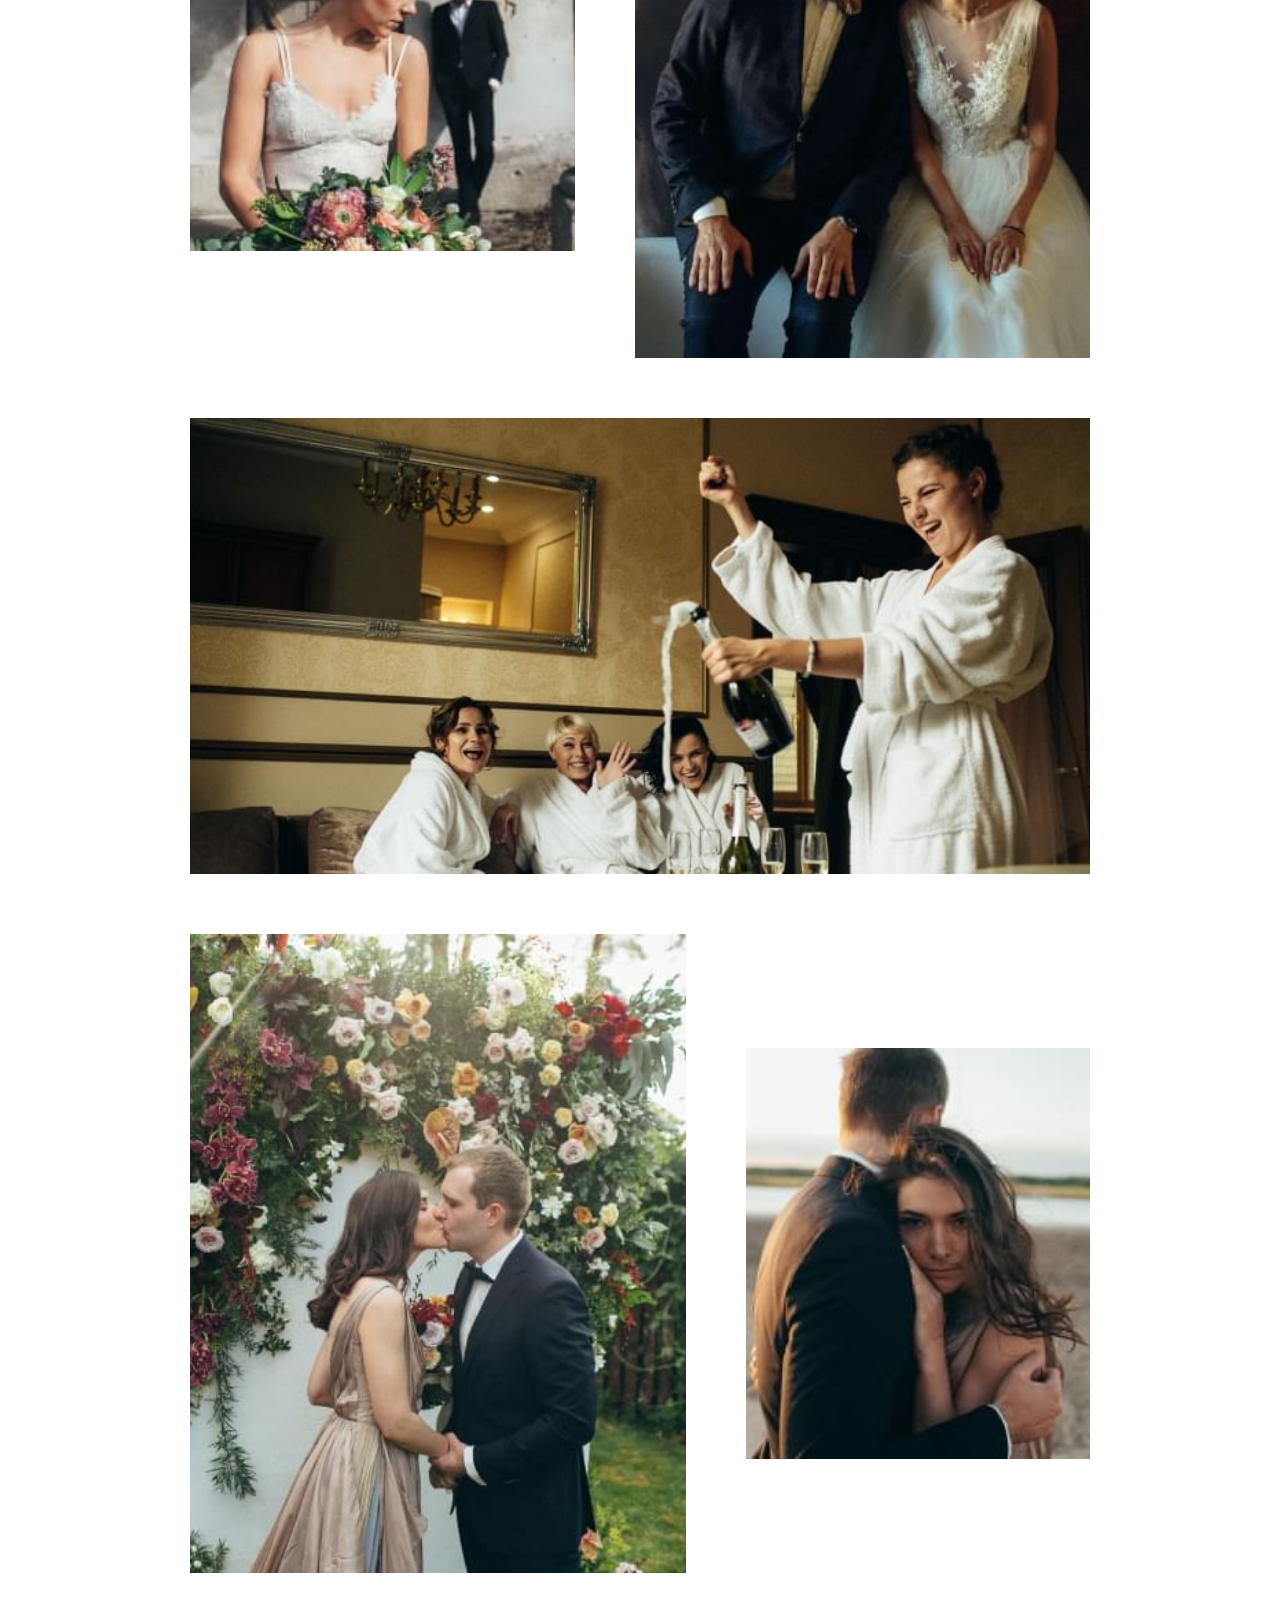
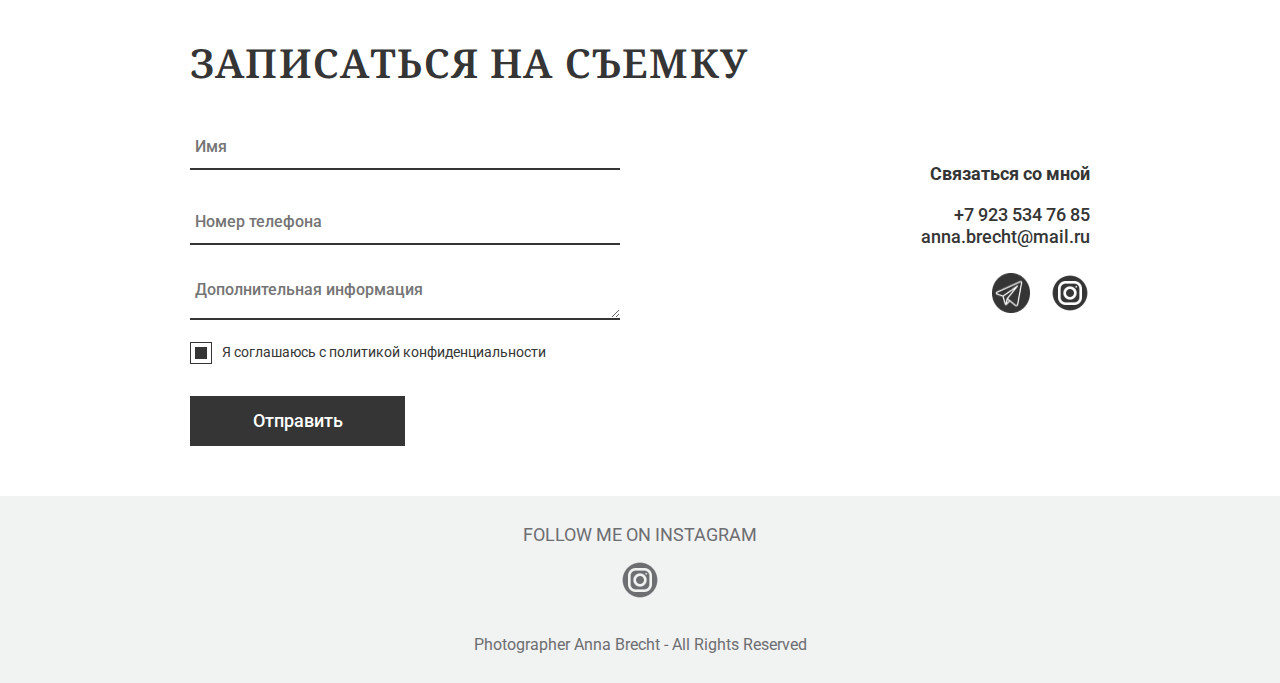
<file: weeding-day.html>
<!DOCTYPE html>
<html lang="ru">

<head>
	<title>Главная</title>
	<meta charset="UTF-8">
	<meta name="format-detection" content="telephone=no">
	<!-- <style>body{opacity: 0;}</style> -->
	<link rel="stylesheet" href="css/style.min.css?_v=20221012163832">
	<link rel="shortcut icon" href="favicon.ico">
	<!-- <meta name="robots" content="noindex, nofollow"> -->
	<meta name="viewport" content="width=device-width, initial-scale=1.0">
</head>

<body>
	<div class="wrapper">
		<header data-lp class="header">
			<div class="header__container">
				<div class="header__menu menu">
					<a href="index.html" class="header__logo">ANNA BRECHT</a>
					<nav class="menu__body">
						<ul class="menu__list">
							<li class="menu__item"><a href="index.html" class="menu__link">Home</a></li>
							<li class="menu__item">
								<a href="#" class="menu__link">Portfolio</a>
								<span class="menu__arrow"></span>
								<ul class="menu__sub-list">
									<li><a href="portrait.html" class="menu__sub-link">Portrait</a></li>
									<li><a href="family.html" class="menu__sub-link">Family</a></li>
									<li><a href="weeding-day.html" class="menu__sub-link">Wedding Day</a></li>
								</ul>
							</li>
							<li class="menu__item"><a href="blog.html" class="menu__link">Blog</a></li>
							<li class="menu__item"><a href="contact.html" class="menu__link">Contacts</a></li>

						</ul>
					</nav>
					<button type="button" class="menu__icon icon-menu"><span></span></button>
				</div>
			</div>
		</header>
		<div class="weeding-day">
			<div class="weeding-day__container">
				<div class="weeding-day__row">
					<div class="weeding-day__column column-portfolio">
						<div class="column-portfolio__body">
							<div class="column-portfolio__content">
								<div class="column-portfolio__title title">
									WEDDING DAY
								</div>
								<div class="column-portfolio__text text">
									<p>
										Возвращайтесь к этим фотографиям снова и снова, черпайте энергию волшебного дня. Влюбляйтесь
										друг в друга, а я сохраню
										эти моменты навсегда
									</p>
								</div>
								<div class="column-portfolio__img">
									<img src="img/weeding-day/weeding-day-1.jpg" alt="">
								</div>
							</div>
							<div class="column-portfolio__img">
								<img src="img/weeding-day/weeding-day-2.jpg" alt="">
							</div>
						</div>

					</div>
					<div class="potrait__column column-portfolio">
						<div class="column-portfolio__img">
							<img src="img/weeding-day/weeding-day-3.jpg" alt="">
						</div>
					</div>
					<div class="potrait__column column-portfolio">
						<div class="column-portfolio__img">
							<img src="img/weeding-day/weeding-day-4.jpg" alt="">
						</div>
						<div class="column-portfolio__img">
							<img src="img/weeding-day/weeding-day-5.jpg" alt="">
						</div>
					</div>
					<div class="potrait__column column-portfolio">
						<div class="column-portfolio__img">
							<img src="img/weeding-day/weeding-day-6.jpg" alt="">
						</div>
					</div>
					<div class="potrait__column column-portfolio">
						<div class="column-portfolio__img">
							<img src="img/weeding-day/weeding-day-7.jpg" alt="">
						</div>
						<div class="column-portfolio__img">
							<img src="img/weeding-day/weeding-day-8.jpg" alt="">
						</div>
					</div>
				</div>
				<div class="weeding-day__form">
					<div class="weeding-day__form__title title">ЗАПИСАТЬСЯ НА СЪЕМКУ</div>
					<div class="form">

						<form id="form" class="form__body">

							<div class="form__item">
								<label for="formName" class="form__label"></label>
								<input id="formName" type="text" placeholder="Имя" name="name" class="form__input _req">
							</div>
							<div class="form__item">
								<label for="formEmail" class="form__label"></label>
								<input id="formEmail" type="text" placeholder="Номер телефона" name="email" class="form__input _req _email">
							</div>
							<div class="form__item">
								<label for="formMessage" class="form__label"></label>
								<textarea name="message" placeholder="Дополнительная информация" id="formMessage" class="form__input"></textarea>
							</div>
							<div class="form__item">
								<div class="checkbox">
									<input id="formAgreemet" checked class="checkbox__input _req" name="agreemet" type="checkbox">
									<label for="formAgreemet" class="checkbox__label"><span>Я соглашаюсь с политикой
											конфиденциальности</span></label>
								</div>
							</div>
							<button type="submit" class="form__button">Отправить</button>
						</form>
						<div class="contact__info">
							<div class="contact__subtitle">
								Связаться со мной
							</div>
							<div class="contact__desc">
								<div class="contact__numb">+7 923 534 76 85</div>
								<div class="contact__mail">anna.brecht@mail.ru</div>
								<div class="contact__social">
									<img src="img/contact/tg.png" alt="">
									<img src="img/contact/inst.png" alt="">
								</div>
							</div>
						</div>
					</div>
				</div>

			</div>
		</div>
		<main class="page">
		</main>
		<footer class="footer">
			<div class="footer__container">
				<div class="footer__slogan slogan">
					<div class="slogan__title">FOLLOW ME ON INSTAGRAM</div>
					<div class="slogan__social">
						<a href=""><img src="img/iconfonts/inst.png" alt=""></a>
					</div>
				</div>
				<div class="footer__link">
					<span>Photographer Anna Brecht - All Rights Reserved</span>
				</div>
			</div>
		</footer>
	</div>
	<!-- <div id="popup" aria-hidden="true" class="popup">
	<div class="popup__wrapper">
		<div class="popup__content">
			<button data-close type="button" class="popup__close">Закрыть</button>
			<div class="popup__text">
				Text
			</div>
		</div>
	</div>
</div> -->
	<script src="js/app.min.js?_v=20221012163832"></script>
</body>

</html>
</file>
<file: css/style.min.css>
@charset "UTF-8";@import url(https://fonts.googleapis.com/css?family=Roboto:300,regular,500,700&display=swap);@import url(https://fonts.googleapis.com/css?family=Noto+Serif:regular,700&display=swap);*{padding:0;margin:0;border:0}*,:after,:before{-webkit-box-sizing:border-box;box-sizing:border-box}body,html{height:100%;min-width:320px}body{color:#353535;line-height:1;font-family:Roboto;font-size:.875rem;-ms-text-size-adjust:100%;-moz-text-size-adjust:100%;-webkit-text-size-adjust:100%;-webkit-font-smoothing:antialiased;-moz-osx-font-smoothing:grayscale}button,input,textarea{font-family:Roboto;font-size:inherit}button{cursor:pointer;color:inherit;background-color:inherit}a{color:inherit}a:link,a:visited{text-decoration:none}a:hover{text-decoration:none}ul li{list-style:none}img{vertical-align:top}h1,h2,h3,h4,h5,h6{font-weight:inherit;font-size:inherit}body{font-weight:400}.lock body{overflow:hidden;-ms-touch-action:none;touch-action:none}.wrapper{min-height:100%;display:-webkit-box;display:-ms-flexbox;display:flex;-webkit-box-orient:vertical;-webkit-box-direction:normal;-ms-flex-direction:column;flex-direction:column;overflow:hidden}.wrapper>main{-webkit-box-flex:1;-ms-flex:1 1 auto;flex:1 1 auto}.wrapper>*{min-width:0}[class*=__container]{max-width:56.25rem;-webkit-box-sizing:content-box;box-sizing:content-box;margin:0 auto;padding:0 .9375rem}[class*=-ibg]{position:relative}[class*=-ibg] img{position:absolute;width:100%;height:100%;top:0;left:0;-o-object-fit:cover;object-fit:cover}[class*=-ibg_contain] img{-o-object-fit:contain;object-fit:contain}.header{background:#353535;width:100%;top:0;left:0;color:#fff;z-index:10}.header__container{display:-webkit-box;display:-ms-flexbox;display:flex;-webkit-box-orient:vertical;-webkit-box-direction:normal;-ms-flex-direction:column;flex-direction:column}.header__menu{-webkit-box-align:center;-ms-flex-align:center;align-items:center;display:-webkit-box;display:-ms-flexbox;display:flex;-webkit-box-pack:justify;-ms-flex-pack:justify;justify-content:space-between;height:5rem}.header__logo{-webkit-box-flex:1;-ms-flex:1 1 auto;flex:1 1 auto;padding-right:.9375rem;position:relative;z-index:5}@supports (font-size:clamp(1.125rem ,1.0594262295rem + 0.3278688525vw ,1.25rem)){.header__logo{font-size:clamp(1.125rem ,1.0594262295rem + .3278688525vw ,1.25rem)}}@supports not (font-size:clamp(1.125rem ,1.0594262295rem + 0.3278688525vw ,1.25rem)){.header__logo{font-size:calc(1.125rem + .125 * (100vw - 20rem)/ 38.125)}}.menu__list{-webkit-box-align:center;-ms-flex-align:center;align-items:center;display:-webkit-box;display:-ms-flexbox;display:flex;-webkit-box-pack:justify;-ms-flex-pack:justify;justify-content:space-between;-ms-flex-wrap:wrap;flex-wrap:wrap}@supports (gap:clamp(0.625rem ,-1.3422131148rem + 9.8360655738vw ,4.375rem)){.menu__list{gap:clamp(.625rem ,-1.3422131148rem + 9.8360655738vw ,4.375rem)}}@supports not (gap:clamp(0.625rem ,-1.3422131148rem + 9.8360655738vw ,4.375rem)){.menu__list{gap:calc(.625rem + 3.75 * (100vw - 20rem)/ 38.125)}}.menu__list .menu__link{text-transform:uppercase}@supports (font-size:clamp(0.875rem ,0.8094262295rem + 0.3278688525vw ,1rem)){.menu__list .menu__link{font-size:clamp(.875rem ,.8094262295rem + .3278688525vw ,1rem)}}@supports not (font-size:clamp(0.875rem ,0.8094262295rem + 0.3278688525vw ,1rem)){.menu__list .menu__link{font-size:calc(.875rem + .125 * (100vw - 20rem)/ 38.125)}}.menu__list li{position:relative}.menu__sub-list{position:absolute;top:100%;right:0;background-color:#4d4d4d;padding:15px;min-width:9.375rem}.menu__sub-list li{margin:0 0 10px 0}.menu__sub-list li:last-child{margin:0}.menu__sub-list .menu__sub-link{text-transform:uppercase}@supports (font-size:clamp(0.875rem ,0.8094262295rem + 0.3278688525vw ,1rem)){.menu__sub-list .menu__sub-link{font-size:clamp(.875rem ,.8094262295rem + .3278688525vw ,1rem)}}@supports not (font-size:clamp(0.875rem ,0.8094262295rem + 0.3278688525vw ,1rem)){.menu__sub-list .menu__sub-link{font-size:calc(.875rem + .125 * (100vw - 20rem)/ 38.125)}}.menu__sub-list .menu__sub-link li{margin:0 0 10px 0}.menu__sub-list .menu__sub-link:last-child{margin:0}body._pc .menu__arrow{display:none}body._pc .menu__list li:hover .menu__sub-list{opacity:1;visibility:visible;-webkit-transform:translate(0,0);-ms-transform:translate(0,0);transform:translate(0,0);pointer-events:all}body._touch .menu__list li:nth-child(2){margin-left:18px}body._touch .menu__list li{display:-webkit-box;display:-ms-flexbox;display:flex;-webkit-box-align:center;-ms-flex-align:center;align-items:center;-ms-flex-wrap:wrap;flex-wrap:wrap;-webkit-box-pack:center;-ms-flex-pack:center;justify-content:center;text-align:center}body._touch .menu__list li._active .menu__sub-list{opacity:1;visibility:visible;-webkit-transition:all 1s 1s;-o-transition:all 1s 1s;transition:all 1s 1s;-webkit-transform:translate(0,0);-ms-transform:translate(0,0);transform:translate(0,0);pointer-events:all}body._touch .menu__list li._active .menu__sub-list li{margin-left:0}body._touch .menu__list li._active .menu__arrow{-webkit-transform:rotate(-180deg);-ms-transform:rotate(-180deg);transform:rotate(-180deg)}body._touch .menu__link{-webkit-box-flex:1;-ms-flex:1 1 auto;flex:1 1 auto}body._touch .menu__arrow{display:block;width:0;height:0;margin:0 0 0 5px;-webkit-transition:-webkit-transform .3s ease 0s;transition:-webkit-transform .3s ease 0s;-o-transition:transform .3s ease 0s;transition:transform .3s ease 0s;transition:transform .3s ease 0s,-webkit-transform .3s ease 0s;border-left:5px solid transparent;border-right:5px solid transparent;border-top:10px solid #fff}body._lock{overflow:hidden}.desc-about{padding:5rem 0 3.125rem 0}.desc-about__container{display:-webkit-box;display:-ms-flexbox;display:flex;-webkit-box-orient:vertical;-webkit-box-direction:normal;-ms-flex-direction:column;flex-direction:column}.desc-about__images{padding-bottom:1.875rem}.desc-about__body{display:-webkit-box;display:-ms-flexbox;display:flex;-webkit-box-pack:justify;-ms-flex-pack:justify;justify-content:space-between}.desc-about__content{display:-webkit-box;display:-ms-flexbox;display:flex;-webkit-box-orient:vertical;-webkit-box-direction:normal;-ms-flex-direction:column;flex-direction:column}.desc-about__img img{width:100%;height:100%;top:0;left:0;-o-object-fit:cover;object-fit:cover}.desc-about__title{text-align:right}.desc-about__text p:not(:last-child){margin-bottom:20px}.desc-about__text{padding-left:1.875rem;max-width:31.25rem;font-weight:300;line-height:120%;text-align:right}@supports (font-size:clamp(1.125rem ,0.993852459rem + 0.6557377049vw ,1.375rem)){.desc-about__text{font-size:clamp(1.125rem ,.993852459rem + .6557377049vw ,1.375rem)}}@supports not (font-size:clamp(1.125rem ,0.993852459rem + 0.6557377049vw ,1.375rem)){.desc-about__text{font-size:calc(1.125rem + .25 * (100vw - 20rem)/ 38.125)}}.title{font-family:"Noto Serif";font-weight:600;line-height:150%;letter-spacing:.03em}@supports (padding-bottom:clamp(0.9375rem ,0.4456967213rem + 2.4590163934vw ,1.875rem)){.title{padding-bottom:clamp(.9375rem ,.4456967213rem + 2.4590163934vw ,1.875rem)}}@supports not (padding-bottom:clamp(0.9375rem ,0.4456967213rem + 2.4590163934vw ,1.875rem)){.title{padding-bottom:calc(.9375rem + .9375 * (100vw - 20rem)/ 38.125)}}@supports (font-size:clamp(2rem ,1.737704918rem + 1.3114754098vw ,2.5rem)){.title{font-size:clamp(2rem ,1.737704918rem + 1.3114754098vw ,2.5rem)}}@supports not (font-size:clamp(2rem ,1.737704918rem + 1.3114754098vw ,2.5rem)){.title{font-size:calc(2rem + .5 * (100vw - 20rem)/ 38.125)}}.images{display:-webkit-box;display:-ms-flexbox;display:flex;-webkit-box-pack:justify;-ms-flex-pack:justify;justify-content:space-between;width:100%;gap:.9375rem}.images__item:first-child{z-index:5;margin-bottom:-3.125rem}@supports (margin-left:clamp(0.0000000625rem ,-7.0819671178rem + 35.4098359016vw ,13.5rem)){.images__item:first-child{margin-left:clamp(.0000000625rem ,-7.0819671178rem + 35.4098359016vw ,13.5rem)}}@supports not (margin-left:clamp(0.0000000625rem ,-7.0819671178rem + 35.4098359016vw ,13.5rem)){.images__item:first-child{margin-left:calc(.0000000625rem + 13.4999999375 * (100vw - 20rem)/ 38.125)}}.images__item img{width:100%;height:100%;top:0;left:0;-o-object-fit:cover;object-fit:cover}.about-portfolio{padding:5rem 0}.about-portfolio__title{text-align:center}.about-portfolio__row{display:-webkit-box;display:-ms-flexbox;display:flex;-webkit-box-pack:justify;-ms-flex-pack:justify;justify-content:space-between;-ms-flex-wrap:wrap;flex-wrap:wrap;gap:1.875rem}.about-portfolio__column:nth-child(2){margin-top:5.3125rem}.about-portfolio__column:first-child{width:50%}.about-portfolio__img{margin-bottom:.9375rem}.about-portfolio__img img{width:100%;height:100%;top:0;left:0;-o-object-fit:cover;object-fit:cover}.about-portfolio__subtitle{font-family:"Noto Serif";font-weight:600;line-height:1.3}@supports (font-size:clamp(1rem ,0.9344262295rem + 0.3278688525vw ,1.125rem)){.about-portfolio__subtitle{font-size:clamp(1rem ,.9344262295rem + .3278688525vw ,1.125rem)}}@supports not (font-size:clamp(1rem ,0.9344262295rem + 0.3278688525vw ,1.125rem)){.about-portfolio__subtitle{font-size:calc(1rem + .125 * (100vw - 20rem)/ 38.125)}}.footer{background-color:#f1f2f2}.footer__container{color:#6d6e71;padding:1.75rem 0;display:-webkit-box;display:-ms-flexbox;display:flex;-webkit-box-orient:vertical;-webkit-box-direction:normal;-ms-flex-direction:column;flex-direction:column;-webkit-box-align:center;-ms-flex-align:center;align-items:center;-webkit-box-pack:center;-ms-flex-pack:center;justify-content:center}.footer__slogan{padding-bottom:2.1875rem}.footer__link{line-height:120%}@supports (font-size:clamp(0.875rem ,0.8094262295rem + 0.3278688525vw ,1rem)){.footer__link{font-size:clamp(.875rem ,.8094262295rem + .3278688525vw ,1rem)}}@supports not (font-size:clamp(0.875rem ,0.8094262295rem + 0.3278688525vw ,1rem)){.footer__link{font-size:calc(.875rem + .125 * (100vw - 20rem)/ 38.125)}}.slogan__title{line-height:120%;padding-bottom:.9375rem;text-transform:uppercase}@supports (font-size:clamp(1rem ,0.9344262295rem + 0.3278688525vw ,1.125rem)){.slogan__title{font-size:clamp(1rem ,.9344262295rem + .3278688525vw ,1.125rem)}}@supports not (font-size:clamp(1rem ,0.9344262295rem + 0.3278688525vw ,1.125rem)){.slogan__title{font-size:calc(1rem + .125 * (100vw - 20rem)/ 38.125)}}.slogan__social{display:-webkit-box;display:-ms-flexbox;display:flex;-webkit-box-pack:center;-ms-flex-pack:center;justify-content:center}.about{background:url(../img/index/about/about.jpg) 0 0/cover no-repeat}.about{position:relative}.about__container{position:relative}.about__title{font-family:"Noto Serif";font-weight:500;line-height:150%;letter-spacing:.03em;color:#fff}@supports (padding-top:clamp(6.25rem ,-1.9467213115rem + 40.9836065574vw ,21.875rem)){.about__title{padding-top:clamp(6.25rem ,-1.9467213115rem + 40.9836065574vw ,21.875rem)}}@supports not (padding-top:clamp(6.25rem ,-1.9467213115rem + 40.9836065574vw ,21.875rem)){.about__title{padding-top:calc(6.25rem + 15.625 * (100vw - 20rem)/ 38.125)}}@supports (margin-left:clamp(-8.4375rem ,4.9026639344rem + -22.9508196721vw ,0.3125rem)){.about__title{margin-left:clamp(-8.4375rem ,4.9026639344rem + -22.9508196721vw ,.3125rem)}}@supports not (margin-left:clamp(-8.4375rem ,4.9026639344rem + -22.9508196721vw ,0.3125rem)){.about__title{margin-left:calc(.3125rem + -8.75 * (100vw - 20rem)/ 38.125)}}@supports (font-size:clamp(2rem ,1.737704918rem + 1.3114754098vw ,2.5rem)){.about__title{font-size:clamp(2rem ,1.737704918rem + 1.3114754098vw ,2.5rem)}}@supports not (font-size:clamp(2rem ,1.737704918rem + 1.3114754098vw ,2.5rem)){.about__title{font-size:calc(2rem + .5 * (100vw - 20rem)/ 38.125)}}.about__subtitle{font-family:"Noto Serif";line-height:125%;color:#fff}@supports (margin-left:clamp(-8.4375rem ,4.9026639344rem + -22.9508196721vw ,0.3125rem)){.about__subtitle{margin-left:clamp(-8.4375rem ,4.9026639344rem + -22.9508196721vw ,.3125rem)}}@supports not (margin-left:clamp(-8.4375rem ,4.9026639344rem + -22.9508196721vw ,0.3125rem)){.about__subtitle{margin-left:calc(.3125rem + -8.75 * (100vw - 20rem)/ 38.125)}}@supports (padding-bottom:clamp(0.9375rem ,0.7735655738rem + 0.8196721311vw ,1.25rem)){.about__subtitle{padding-bottom:clamp(.9375rem ,.7735655738rem + .8196721311vw ,1.25rem)}}@supports not (padding-bottom:clamp(0.9375rem ,0.7735655738rem + 0.8196721311vw ,1.25rem)){.about__subtitle{padding-bottom:calc(.9375rem + .3125 * (100vw - 20rem)/ 38.125)}}@supports (font-size:clamp(1rem ,0.9344262295rem + 0.3278688525vw ,1.125rem)){.about__subtitle{font-size:clamp(1rem ,.9344262295rem + .3278688525vw ,1.125rem)}}@supports not (font-size:clamp(1rem ,0.9344262295rem + 0.3278688525vw ,1.125rem)){.about__subtitle{font-size:calc(1rem + .125 * (100vw - 20rem)/ 38.125)}}.work-desc{padding:4.375rem 0}.work-desc__body{display:-webkit-box;display:-ms-flexbox;display:flex;-webkit-box-pack:justify;-ms-flex-pack:justify;justify-content:space-between;padding-bottom:3.125rem}.work-desc__title{max-width:20.8125rem;padding:0;line-height:1.2;display:-webkit-box;display:-ms-flexbox;display:flex;-webkit-box-align:end;-ms-flex-align:end;align-items:flex-end}.work-desc__img{padding-left:.9375rem}.work-desc__img img{height:100%;width:100%;top:0;left:0;-o-object-fit:cover;object-fit:cover}.work-desc__row{display:-webkit-box;display:-ms-flexbox;display:flex;-webkit-box-pack:justify;-ms-flex-pack:justify;justify-content:space-between;margin:0 -10px}.work-desc__item{padding:0 10px}.work-desc__subtitle{font-weight:500;line-height:120%;padding-bottom:1.25rem}@supports (font-size:clamp(1rem ,0.9344262295rem + 0.3278688525vw ,1.125rem)){.work-desc__subtitle{font-size:clamp(1rem ,.9344262295rem + .3278688525vw ,1.125rem)}}@supports not (font-size:clamp(1rem ,0.9344262295rem + 0.3278688525vw ,1.125rem)){.work-desc__subtitle{font-size:calc(1rem + .125 * (100vw - 20rem)/ 38.125)}}.work-desc__text{font-weight:300;line-height:120%}@supports (font-size:clamp(0.875rem ,0.8094262295rem + 0.3278688525vw ,1rem)){.work-desc__text{font-size:clamp(.875rem ,.8094262295rem + .3278688525vw ,1rem)}}@supports not (font-size:clamp(0.875rem ,0.8094262295rem + 0.3278688525vw ,1rem)){.work-desc__text{font-size:calc(.875rem + .125 * (100vw - 20rem)/ 38.125)}}.about-price__container{display:-webkit-box;display:-ms-flexbox;display:flex;-webkit-box-orient:vertical;-webkit-box-direction:normal;-ms-flex-direction:column;flex-direction:column}@supports (padding-top:clamp(1.25rem ,-0.0614754098rem + 6.5573770492vw ,3.75rem)){.column__item:not(:first-child){padding-top:clamp(1.25rem ,-.0614754098rem + 6.5573770492vw ,3.75rem)}}@supports not (padding-top:clamp(1.25rem ,-0.0614754098rem + 6.5573770492vw ,3.75rem)){.column__item:not(:first-child){padding-top:calc(1.25rem + 2.5 * (100vw - 20rem)/ 38.125)}}.column__item{display:-webkit-box;display:-ms-flexbox;display:flex;-webkit-box-pack:justify;-ms-flex-pack:justify;justify-content:space-between;border-bottom:2px solid #353535}@supports (padding-bottom:clamp(1.25rem ,-0.0614754098rem + 6.5573770492vw ,3.75rem)){.column__item{padding-bottom:clamp(1.25rem ,-.0614754098rem + 6.5573770492vw ,3.75rem)}}@supports not (padding-bottom:clamp(1.25rem ,-0.0614754098rem + 6.5573770492vw ,3.75rem)){.column__item{padding-bottom:calc(1.25rem + 2.5 * (100vw - 20rem)/ 38.125)}}.column__title{font-weight:600;line-height:120%;min-width:6.5625rem}@supports (font-size:clamp(1.125rem ,0.993852459rem + 0.6557377049vw ,1.375rem)){.column__title{font-size:clamp(1.125rem ,.993852459rem + .6557377049vw ,1.375rem)}}@supports not (font-size:clamp(1.125rem ,0.993852459rem + 0.6557377049vw ,1.375rem)){.column__title{font-size:calc(1.125rem + .25 * (100vw - 20rem)/ 38.125)}}.column__items:not(:last-child){margin-bottom:.9375rem}.column__items{display:-webkit-box;display:-ms-flexbox;display:flex;font-weight:500;line-height:120%;padding-bottom:.625rem;border-bottom:1px solid #353535}@supports (font-size:clamp(0.875rem ,0.743852459rem + 0.6557377049vw ,1.125rem)){.column__items{font-size:clamp(.875rem ,.743852459rem + .6557377049vw ,1.125rem)}}@supports not (font-size:clamp(0.875rem ,0.743852459rem + 0.6557377049vw ,1.125rem)){.column__items{font-size:calc(.875rem + .25 * (100vw - 20rem)/ 38.125)}}.column__subtitle{-webkit-box-flex:1;-ms-flex:1 1 auto;flex:1 1 auto;padding-right:3.75rem}.column__img{display:-webkit-box;display:-ms-flexbox;display:flex;-webkit-box-pack:center;-ms-flex-pack:center;justify-content:center;-webkit-box-align:center;-ms-flex-align:center;align-items:center}.column__img img{height:100%;-o-object-fit:cover;object-fit:cover}.column__price{font-weight:600;line-height:120%}@supports (font-size:clamp(1.125rem ,0.993852459rem + 0.6557377049vw ,1.375rem)){.column__price{font-size:clamp(1.125rem ,.993852459rem + .6557377049vw ,1.375rem)}}@supports not (font-size:clamp(1.125rem ,0.993852459rem + 0.6557377049vw ,1.375rem)){.column__price{font-size:calc(1.125rem + .25 * (100vw - 20rem)/ 38.125)}}.column__slogan{line-height:130%;min-width:6.5625rem}.column__slogan__title{display:block}.stages{padding:4.375rem 0}.stages__container{display:-webkit-box;display:-ms-flexbox;display:flex;-webkit-box-orient:vertical;-webkit-box-direction:normal;-ms-flex-direction:column;flex-direction:column}.stages__body{display:-webkit-box;display:-ms-flexbox;display:flex;-webkit-box-align:end;-ms-flex-align:end;align-items:flex-end;-webkit-box-pack:justify;-ms-flex-pack:justify;justify-content:space-between;padding-bottom:3.125rem}.stages__img img{height:100%;width:100%;-o-object-fit:cover;object-fit:cover}.stages__title{margin-left:1.25rem;padding:0;line-height:1.2;max-width:21.5625rem}.stages__row{display:-webkit-box;display:-ms-flexbox;display:flex;-webkit-box-pack:justify;-ms-flex-pack:justify;justify-content:space-between;margin:0 -15px}.stages__item{padding:0 15px}.stages__subtitle{font-weight:500;line-height:120%}@supports (font-size:clamp(1rem ,0.9672131148rem + 0.1639344262vw ,1.0625rem)){.stages__subtitle{font-size:clamp(1rem ,.9672131148rem + .1639344262vw ,1.0625rem)}}@supports not (font-size:clamp(1rem ,0.9672131148rem + 0.1639344262vw ,1.0625rem)){.stages__subtitle{font-size:calc(1rem + .0625 * (100vw - 20rem)/ 38.125)}}@supports (padding-bottom:clamp(0.625rem ,0.2971311475rem + 1.6393442623vw ,1.25rem)){.stages__subtitle{padding-bottom:clamp(.625rem ,.2971311475rem + 1.6393442623vw ,1.25rem)}}@supports not (padding-bottom:clamp(0.625rem ,0.2971311475rem + 1.6393442623vw ,1.25rem)){.stages__subtitle{padding-bottom:calc(.625rem + .625 * (100vw - 20rem)/ 38.125)}}.stages__text{font-weight:300;line-height:120%}@supports (font-size:clamp(0.875rem ,0.8094262295rem + 0.3278688525vw ,1rem)){.stages__text{font-size:clamp(.875rem ,.8094262295rem + .3278688525vw ,1rem)}}@supports not (font-size:clamp(0.875rem ,0.8094262295rem + 0.3278688525vw ,1rem)){.stages__text{font-size:calc(.875rem + .125 * (100vw - 20rem)/ 38.125)}}.contact{padding:4.375rem 0}.contact__title{padding:0;padding-bottom:3.125rem}.contact__body{display:-webkit-box;display:-ms-flexbox;display:flex;-webkit-box-pack:justify;-ms-flex-pack:justify;justify-content:space-between;gap:1.25rem}.contact__form{width:50%}.contact__img img{height:100%;width:100%;-o-object-fit:cover;object-fit:cover}.contact__img:first-child{padding-top:2.5rem;margin-top:-3.75rem}.contact__row{display:-webkit-box;display:-ms-flexbox;display:flex;-webkit-box-pack:justify;-ms-flex-pack:justify;justify-content:space-between;-webkit-box-align:end;-ms-flex-align:end;align-items:flex-end;gap:1.25rem}.contact__info{padding-top:4.375rem;font-weight:700;line-height:120%;text-align:right}@supports (font-size:clamp(1rem ,0.9344262295rem + 0.3278688525vw ,1.125rem)){.contact__info{font-size:clamp(1rem ,.9344262295rem + .3278688525vw ,1.125rem)}}@supports not (font-size:clamp(1rem ,0.9344262295rem + 0.3278688525vw ,1.125rem)){.contact__info{font-size:calc(1rem + .125 * (100vw - 20rem)/ 38.125)}}.contact__subtitle{padding-bottom:1.25rem}.contact__numb{font-weight:500}.contact__mail{font-weight:500}.contact__social{padding-top:1.5625rem;gap:1.25rem;display:-webkit-box;display:-ms-flexbox;display:flex;-webkit-box-pack:end;-ms-flex-pack:end;justify-content:flex-end}.form{max-width:26.875rem;width:100%;color:#353535}.form *{outline:0}.form__body{position:relative}.form__body._sending::after{opacity:1;visibility:visible}.form__item{margin-bottom:1.875rem}.form__label{display:block;margin-bottom:.125rem}@supports (font-size:clamp(0.75rem ,0.6844262295rem + 0.3278688525vw ,0.875rem)){.form__label{font-size:clamp(.75rem ,.6844262295rem + .3278688525vw ,.875rem)}}@supports not (font-size:clamp(0.75rem ,0.6844262295rem + 0.3278688525vw ,0.875rem)){.form__label{font-size:calc(.75rem + .125 * (100vw - 20rem)/ 38.125)}}.form__input{border-bottom:2px solid #353535;height:2.8125rem;padding:0 .3125rem;width:100%;font-weight:500;-webkit-transition:all .5s ease 0s;-o-transition:all .5s ease 0s;transition:all .5s ease 0s}@supports (font-size:clamp(0.875rem ,0.8094262295rem + 0.3278688525vw ,1rem)){.form__input{font-size:clamp(.875rem ,.8094262295rem + .3278688525vw ,1rem)}}@supports not (font-size:clamp(0.875rem ,0.8094262295rem + 0.3278688525vw ,1rem)){.form__input{font-size:calc(.875rem + .125 * (100vw - 20rem)/ 38.125)}}.form__input._error{-webkit-box-shadow:0 0 15px red;box-shadow:0 0 15px red}textarea.form__input{min-height:2.8125rem;resize:vertical;padding:.3125rem}.checkbox._error .checkbox__label::before{-webkit-box-shadow:0 0 15px rgba(253,40,40,.8);box-shadow:0 0 15px rgba(253,40,40,.8)}.checkbox__input{display:none}.checkbox__input:checked+.checkbox__label::after{-webkit-transform:scale(1);-ms-transform:scale(1);transform:scale(1)}.checkbox__label{margin-top:-.625rem;width:100%;line-height:120%;display:-webkit-inline-box;display:-ms-inline-flexbox;display:inline-flex;-webkit-box-align:center;-ms-flex-align:center;align-items:center;position:relative;cursor:pointer}@supports (font-size:clamp(0.75rem ,0.6844262295rem + 0.3278688525vw ,0.875rem)){.checkbox__label{font-size:clamp(.75rem ,.6844262295rem + .3278688525vw ,.875rem)}}@supports not (font-size:clamp(0.75rem ,0.6844262295rem + 0.3278688525vw ,0.875rem)){.checkbox__label{font-size:calc(.75rem + .125 * (100vw - 20rem)/ 38.125)}}.checkbox__label::before{content:"";-ms-flex-item-align:start;align-self:flex-start;-webkit-box-flex:0;-ms-flex:0 0 22px;flex:0 0 22px;height:22px;border:1px solid #353535;margin:0 10px 0 0}.checkbox__label::after{-webkit-transition:-webkit-transform .5s ease 0s;transition:-webkit-transform .5s ease 0s;-o-transition:transform .5s ease 0s;transition:transform .5s ease 0s;transition:transform .5s ease 0s,-webkit-transform .5s ease 0s;content:"";width:12px;height:12px;position:absolute;top:5px;left:5px;background-color:#353535;-webkit-transform:scale(0);-ms-transform:scale(0);transform:scale(0)}.checkbox__label a{color:#666}.checkbox__label a:hover{color:#bebebe}.form__button{width:13.4375rem;display:-webkit-box;display:-ms-flexbox;display:flex;-webkit-box-pack:center;-ms-flex-pack:center;justify-content:center;-webkit-box-align:center;-ms-flex-align:center;align-items:center;min-height:50px;background-color:#353535;color:#fff;font-weight:500;cursor:pointer;-webkit-transition:background-color .5s ease 0s;-o-transition:background-color .5s ease 0s;transition:background-color .5s ease 0s;position:relative}@supports (font-size:clamp(1rem ,0.9344262295rem + 0.3278688525vw ,1.125rem)){.form__button{font-size:clamp(1rem ,.9344262295rem + .3278688525vw ,1.125rem)}}@supports not (font-size:clamp(1rem ,0.9344262295rem + 0.3278688525vw ,1.125rem)){.form__button{font-size:calc(1rem + .125 * (100vw - 20rem)/ 38.125)}}.form__button:hover{background-color:#464646}input::-webkit-inner-spin-button,input::-webkit-outer-spin-button{-webkit-appearance:none;margin:0}.portrait{padding:5rem 0 3.125rem 0}.portrait__row{display:-webkit-box;display:-ms-flexbox;display:flex;-webkit-box-orient:vertical;-webkit-box-direction:normal;-ms-flex-direction:column;flex-direction:column}@supports (gap:clamp(1.25rem ,-0.0614754098rem + 6.5573770492vw ,3.75rem)){.portrait__row{gap:clamp(1.25rem ,-.0614754098rem + 6.5573770492vw ,3.75rem)}}@supports not (gap:clamp(1.25rem ,-0.0614754098rem + 6.5573770492vw ,3.75rem)){.portrait__row{gap:calc(1.25rem + 2.5 * (100vw - 20rem)/ 38.125)}}.portrait__form{padding-top:3.75rem}.portrait__form .contact__info{padding-top:2.5rem}.portrait__form .form{width:100%;max-width:62.5rem;display:-webkit-box;display:-ms-flexbox;display:flex;-webkit-box-pack:justify;-ms-flex-pack:justify;justify-content:space-between}@supports (gap:clamp(1.25rem ,0.5942622951rem + 3.2786885246vw ,2.5rem)){.portrait__form .form{gap:clamp(1.25rem ,.5942622951rem + 3.2786885246vw ,2.5rem)}}@supports not (gap:clamp(1.25rem ,0.5942622951rem + 3.2786885246vw ,2.5rem)){.portrait__form .form{gap:calc(1.25rem + 1.25 * (100vw - 20rem)/ 38.125)}}.portrait__form .form__body{width:50%;max-width:26.875rem}.portrait__column{display:-webkit-box;display:-ms-flexbox;display:flex;-webkit-box-pack:justify;-ms-flex-pack:justify;justify-content:space-between;margin-bottom:3.125rem}@supports (gap:clamp(1.25rem ,-0.0614754098rem + 6.5573770492vw ,3.75rem)){.portrait__column{gap:clamp(1.25rem ,-.0614754098rem + 6.5573770492vw ,3.75rem)}}@supports not (gap:clamp(1.25rem ,-0.0614754098rem + 6.5573770492vw ,3.75rem)){.portrait__column{gap:calc(1.25rem + 2.5 * (100vw - 20rem)/ 38.125)}}.portrait__column:nth-child(1){display:block}.family{padding:5rem 0 3.125rem 0}.family__row{display:-webkit-box;display:-ms-flexbox;display:flex;-webkit-box-orient:vertical;-webkit-box-direction:normal;-ms-flex-direction:column;flex-direction:column}@supports (gap:clamp(1.25rem ,-0.0614754098rem + 6.5573770492vw ,3.75rem)){.family__row{gap:clamp(1.25rem ,-.0614754098rem + 6.5573770492vw ,3.75rem)}}@supports not (gap:clamp(1.25rem ,-0.0614754098rem + 6.5573770492vw ,3.75rem)){.family__row{gap:calc(1.25rem + 2.5 * (100vw - 20rem)/ 38.125)}}.family__form{padding-top:3.75rem}.family__form .contact__info{padding-top:2.5rem}.family__form .form{width:100%;max-width:62.5rem;display:-webkit-box;display:-ms-flexbox;display:flex;-webkit-box-pack:justify;-ms-flex-pack:justify;justify-content:space-between}@supports (gap:clamp(1.25rem ,0.5942622951rem + 3.2786885246vw ,2.5rem)){.family__form .form{gap:clamp(1.25rem ,.5942622951rem + 3.2786885246vw ,2.5rem)}}@supports not (gap:clamp(1.25rem ,0.5942622951rem + 3.2786885246vw ,2.5rem)){.family__form .form{gap:calc(1.25rem + 1.25 * (100vw - 20rem)/ 38.125)}}.family__form .form__body{width:50%;max-width:26.875rem}.family__column{display:-webkit-box;display:-ms-flexbox;display:flex;-webkit-box-pack:justify;-ms-flex-pack:justify;justify-content:space-between;margin-bottom:3.125rem}@supports (gap:clamp(1.25rem ,-0.0614754098rem + 6.5573770492vw ,3.75rem)){.family__column{gap:clamp(1.25rem ,-.0614754098rem + 6.5573770492vw ,3.75rem)}}@supports not (gap:clamp(1.25rem ,-0.0614754098rem + 6.5573770492vw ,3.75rem)){.family__column{gap:calc(1.25rem + 2.5 * (100vw - 20rem)/ 38.125)}}.family__column:nth-child(1){display:block}.weeding-day{padding:5rem 0 3.125rem 0}.weeding-day__row{display:-webkit-box;display:-ms-flexbox;display:flex;-webkit-box-orient:vertical;-webkit-box-direction:normal;-ms-flex-direction:column;flex-direction:column}@supports (gap:clamp(1.25rem ,-0.0614754098rem + 6.5573770492vw ,3.75rem)){.weeding-day__row{gap:clamp(1.25rem ,-.0614754098rem + 6.5573770492vw ,3.75rem)}}@supports not (gap:clamp(1.25rem ,-0.0614754098rem + 6.5573770492vw ,3.75rem)){.weeding-day__row{gap:calc(1.25rem + 2.5 * (100vw - 20rem)/ 38.125)}}.weeding-day__form{padding-top:3.75rem}.weeding-day__form .contact__info{padding-top:2.5rem}.weeding-day__form .form{width:100%;max-width:62.5rem;display:-webkit-box;display:-ms-flexbox;display:flex;-webkit-box-pack:justify;-ms-flex-pack:justify;justify-content:space-between}@supports (gap:clamp(1.25rem ,0.5942622951rem + 3.2786885246vw ,2.5rem)){.weeding-day__form .form{gap:clamp(1.25rem ,.5942622951rem + 3.2786885246vw ,2.5rem)}}@supports not (gap:clamp(1.25rem ,0.5942622951rem + 3.2786885246vw ,2.5rem)){.weeding-day__form .form{gap:calc(1.25rem + 1.25 * (100vw - 20rem)/ 38.125)}}.weeding-day__form .form__body{width:50%;max-width:26.875rem}.weeding-day__column{display:-webkit-box;display:-ms-flexbox;display:flex;-webkit-box-pack:justify;-ms-flex-pack:justify;justify-content:space-between;margin-bottom:3.125rem}@supports (gap:clamp(1.25rem ,-0.0614754098rem + 6.5573770492vw ,3.75rem)){.weeding-day__column{gap:clamp(1.25rem ,-.0614754098rem + 6.5573770492vw ,3.75rem)}}@supports not (gap:clamp(1.25rem ,-0.0614754098rem + 6.5573770492vw ,3.75rem)){.weeding-day__column{gap:calc(1.25rem + 2.5 * (100vw - 20rem)/ 38.125)}}.weeding-day__column:nth-child(1){display:block}.column-portfolio{display:-webkit-box;display:-ms-flexbox;display:flex;-webkit-box-pack:justify;-ms-flex-pack:justify;justify-content:space-between}@supports (gap:clamp(1.25rem ,-0.0614754098rem + 6.5573770492vw ,3.75rem)){.column-portfolio{gap:clamp(1.25rem ,-.0614754098rem + 6.5573770492vw ,3.75rem)}}@supports not (gap:clamp(1.25rem ,-0.0614754098rem + 6.5573770492vw ,3.75rem)){.column-portfolio{gap:calc(1.25rem + 2.5 * (100vw - 20rem)/ 38.125)}}.column-portfolio__content{max-width:21.875rem}.column-portfolio__title{line-height:1;padding:0;margin:0}.column-portfolio__text{padding:1.25rem 0;font-weight:300;line-height:120%}@supports (font-size:clamp(1rem ,0.9344262295rem + 0.3278688525vw ,1.125rem)){.column-portfolio__text{font-size:clamp(1rem ,.9344262295rem + .3278688525vw ,1.125rem)}}@supports not (font-size:clamp(1rem ,0.9344262295rem + 0.3278688525vw ,1.125rem)){.column-portfolio__text{font-size:calc(1rem + .125 * (100vw - 20rem)/ 38.125)}}.column-portfolio__img{-webkit-box-flex:1;-ms-flex:1 1 auto;flex:1 1 auto;display:-webkit-box;display:-ms-flexbox;display:flex;-webkit-box-pack:center;-ms-flex-pack:center;justify-content:center;-webkit-box-align:center;-ms-flex-align:center;align-items:center}.column-portfolio__img img{width:100%;-o-object-fit:cover;object-fit:cover}.column-portfolio__body{display:-webkit-box;display:-ms-flexbox;display:flex;-webkit-box-pack:justify;-ms-flex-pack:justify;justify-content:space-between}@supports (gap:clamp(1.25rem ,-0.0614754098rem + 6.5573770492vw ,3.75rem)){.column-portfolio__body{gap:clamp(1.25rem ,-.0614754098rem + 6.5573770492vw ,3.75rem)}}@supports not (gap:clamp(1.25rem ,-0.0614754098rem + 6.5573770492vw ,3.75rem)){.column-portfolio__body{gap:calc(1.25rem + 2.5 * (100vw - 20rem)/ 38.125)}}.column-portfolio__body .column-portfolio__img:nth-child(2){display:block;-webkit-box-flex:1;-ms-flex:1 1 auto;flex:1 1 auto}.column-portfolio__body .column-portfolio__img img:last-child{top:0;left:0;height:100%;width:100%;max-height:34.375rem}@media (min-width:767px){.menu__list{display:-webkit-box;display:-ms-flexbox;display:flex;-webkit-box-align:center;-ms-flex-align:center;align-items:center}.menu__list li{padding:10px 0}.menu__sub-list{-webkit-transform:translate(0,10%);-ms-transform:translate(0,10%);transform:translate(0,10%);opacity:0;visibility:hidden;pointer-events:none;-webkit-transition:all .3s ease 0s;-o-transition:all .3s ease 0s;transition:all .3s ease 0s}}@media (max-width:767px){.menu__icon{z-index:5;display:block;position:relative;width:30px;height:18px;cursor:pointer}.menu__icon span,.menu__icon:after,.menu__icon:before{left:0;position:absolute;height:10%;width:100%;-webkit-transition:all .3s ease 0s;-o-transition:all .3s ease 0s;transition:all .3s ease 0s;background-color:#fff}.menu__icon:after,.menu__icon:before{content:""}.menu__icon:before{top:0}.menu__icon:after{bottom:0}.menu__icon span{top:45%;-webkit-transform:scale(1) translate(0,-50%);-ms-transform:scale(1) translate(0,-50%);transform:scale(1) translate(0,-50%)}.menu__icon._active span{-webkit-transform:scale(0) translate(0,-50%);-ms-transform:scale(0) translate(0,-50%);transform:scale(0) translate(0,-50%)}.menu__icon._active::before{top:45%;-webkit-transform:rotate(-45deg) translate(0,-50%);-ms-transform:rotate(-45deg) translate(0,-50%);transform:rotate(-45deg) translate(0,-50%)}.menu__icon._active::after{bottom:45%;-webkit-transform:rotate(45deg) translate(0,-50%);-ms-transform:rotate(45deg) translate(0,-50%);transform:rotate(45deg) translate(0,-50%)}.menu__body{position:fixed;top:0;left:-100%;width:100%;height:100%;background-color:#353535;padding:100px 30px 30px 30px;-webkit-transition:left .3s ease 0s;-o-transition:left .3s ease 0s;transition:left .3s ease 0s;overflow:auto}.menu__body:before{content:"";width:100%;top:0;left:0;height:70px;background-color:#353535;z-index:2}.menu__body._active{left:0}.menu__list li{-ms-flex-wrap:wrap;flex-wrap:wrap;margin:0 0 20px 0}.menu__list li._active .menu__sub-list{display:block}.menu__list li:last-child{margin-bottom:0}.menu__sub-list{position:relative;background-color:#fff;-webkit-box-flex:1;-ms-flex:1 1 100%;flex:1 1 100%;margin:20px 0 0 0;display:none}.menu__sub-list .menu__sub-link{font-weight:500;color:#353535}@supports (font-size:clamp(1rem ,0.9107102996rem + 0.4464485022vw ,1.125rem)){.menu__sub-list .menu__sub-link{font-size:clamp(1rem ,.9107102996rem + .4464485022vw ,1.125rem)}}@supports not (font-size:clamp(1rem ,0.9107102996rem + 0.4464485022vw ,1.125rem)){.menu__sub-list .menu__sub-link{font-size:calc(1rem + .125 * (100vw - 20rem)/ 27.99875)}}}@media (max-width:45em){.about-portfolio__row{-webkit-box-pack:center;-ms-flex-pack:center;justify-content:center}.about-portfolio__column:nth-child(2){margin-top:0}.about-portfolio__column:first-child{width:auto}}@media (max-width:40em){.contact__body{-ms-flex-wrap:wrap;flex-wrap:wrap;-webkit-box-pack:center;-ms-flex-pack:center;justify-content:center}.contact__form{width:100%}.contact__info{text-align:center}.contact__social{-webkit-box-pack:center;-ms-flex-pack:center;justify-content:center}.form{max-width:20.4375rem;margin:0 auto}}@media (max-width:73.75em){.about__title{margin-left:0}.about__subtitle{margin-left:0}}@media (max-width:51.875em){.contact__img:first-child{padding:0;margin:0}.contact__row{padding-top:4.375rem;-ms-flex-wrap:wrap;flex-wrap:wrap;-webkit-box-pack:center;-ms-flex-pack:center;justify-content:center}.contact__info{padding:0}}@media (max-width:48.05375em){.stages__body{-ms-flex-wrap:wrap;flex-wrap:wrap;-webkit-box-pack:center;-ms-flex-pack:center;justify-content:center;gap:1.5625rem}.stages__title{margin:0}.stages__row{-ms-flex-wrap:wrap;flex-wrap:wrap;gap:1.25rem}}@media (max-width:47.99875em){.header{opacity:1}.header__logo{-webkit-box-align:center;-ms-flex-align:center;align-items:center}.menu__list{-webkit-box-orient:vertical;-webkit-box-direction:normal;-ms-flex-direction:column;flex-direction:column;row-gap:1.5625rem}@supports (font-size:clamp(1rem ,0.9107102996rem + 0.4464485022vw ,1.125rem)){.menu__list .menu__link{font-size:clamp(1rem ,.9107102996rem + .4464485022vw ,1.125rem)}}@supports not (font-size:clamp(1rem ,0.9107102996rem + 0.4464485022vw ,1.125rem)){.menu__list .menu__link{font-size:calc(1rem + .125 * (100vw - 20rem)/ 27.99875)}}@supports (font-size:clamp(1.125rem ,1.0357102996rem + 0.4464485022vw ,1.25rem)){.menu__sub-list .menu__sub-link{font-size:clamp(1.125rem ,1.0357102996rem + .4464485022vw ,1.25rem)}}@supports not (font-size:clamp(1.125rem ,1.0357102996rem + 0.4464485022vw ,1.25rem)){.menu__sub-list .menu__sub-link{font-size:calc(1.125rem + .125 * (100vw - 20rem)/ 27.99875)}}.desc-about{padding:3.125rem 0 1.875rem 0}.about-portfolio{padding:3.125rem 0}.work-desc{padding:3.125rem 0}.column__row{padding:0 .625rem}.column__img{display:none}.stages{padding:3.125rem 0}.contact{padding:3.125rem 0}.portrait{padding:3.125rem 0 1.875rem 0}.family{padding:3.125rem 0 1.875rem 0}.weeding-day{padding:3.125rem 0 1.875rem 0}.column-portfolio__body{-ms-flex-wrap:wrap;flex-wrap:wrap;-webkit-box-pack:center;-ms-flex-pack:center;justify-content:center}}@media (max-width:42.5em){.desc-about__body{-ms-flex-wrap:wrap;flex-wrap:wrap}.desc-about__content{-webkit-box-ordinal-group:2;-ms-flex-order:1;order:1}.desc-about__img{-webkit-box-ordinal-group:3;-ms-flex-order:2;order:2;padding-top:1.875rem;margin:0 auto}.desc-about__title{padding-top:1.25rem}.desc-about__text{max-width:100%;padding-left:0}.images__item:first-child{margin-left:0}}@media (max-width:33.125em){.column__item{-ms-flex-wrap:wrap;flex-wrap:wrap;display:-webkit-box;display:-ms-flexbox;display:flex;-webkit-box-orient:vertical;-webkit-box-direction:normal;-ms-flex-direction:column;flex-direction:column;-webkit-box-pack:center;-ms-flex-pack:center;justify-content:center}.column__title{-webkit-box-flex:1;-ms-flex:1 1 100%;flex:1 1 100%;display:-webkit-box;display:-ms-flexbox;display:flex;-webkit-box-orient:vertical;-webkit-box-direction:normal;-ms-flex-direction:column;flex-direction:column;text-align:center;-webkit-box-pack:center;-ms-flex-pack:center;justify-content:center}.column__row{padding:1.25rem 0 0 0;margin:0 auto;width:82%}.column__items{-ms-flex-wrap:wrap;flex-wrap:wrap}.column__price{display:-webkit-box;display:-ms-flexbox;display:flex;-webkit-box-pack:center;-ms-flex-pack:center;justify-content:center;-webkit-box-flex:1;-ms-flex:1 1 100%;flex:1 1 100%}.column__slogan{-webkit-box-flex:1;-ms-flex:1 1 100%;flex:1 1 100%;display:-webkit-box;display:-ms-flexbox;display:flex;-webkit-box-orient:vertical;-webkit-box-direction:normal;-ms-flex-direction:column;flex-direction:column;text-align:center;-webkit-box-pack:center;-ms-flex-pack:center;justify-content:center}}@media (max-width:31.25em){.work-desc__body{-ms-flex-wrap:wrap;flex-wrap:wrap;-webkit-box-pack:center;-ms-flex-pack:center;justify-content:center}.work-desc__title{max-width:100%;margin-bottom:.9375rem;width:100%}.work-desc__img{padding:0}.work-desc__row{-webkit-box-pack:center;-ms-flex-pack:center;justify-content:center;-ms-flex-wrap:wrap;flex-wrap:wrap}.work-desc__item{-webkit-box-flex:0;-ms-flex:0 1 100%;flex:0 1 100%}.work-desc__text{margin-bottom:20px}.portrait__form .contact__info{margin:0 auto}.portrait__form .form{-ms-flex-wrap:wrap;flex-wrap:wrap}.portrait__form .form__body{width:100%}.family__form .contact__info{margin:0 auto}.family__form .form{-ms-flex-wrap:wrap;flex-wrap:wrap}.family__form .form__body{width:100%}.weeding-day__form .contact__info{margin:0 auto}.weeding-day__form .form{-ms-flex-wrap:wrap;flex-wrap:wrap}.weeding-day__form .form__body{width:100%}}
</file>
